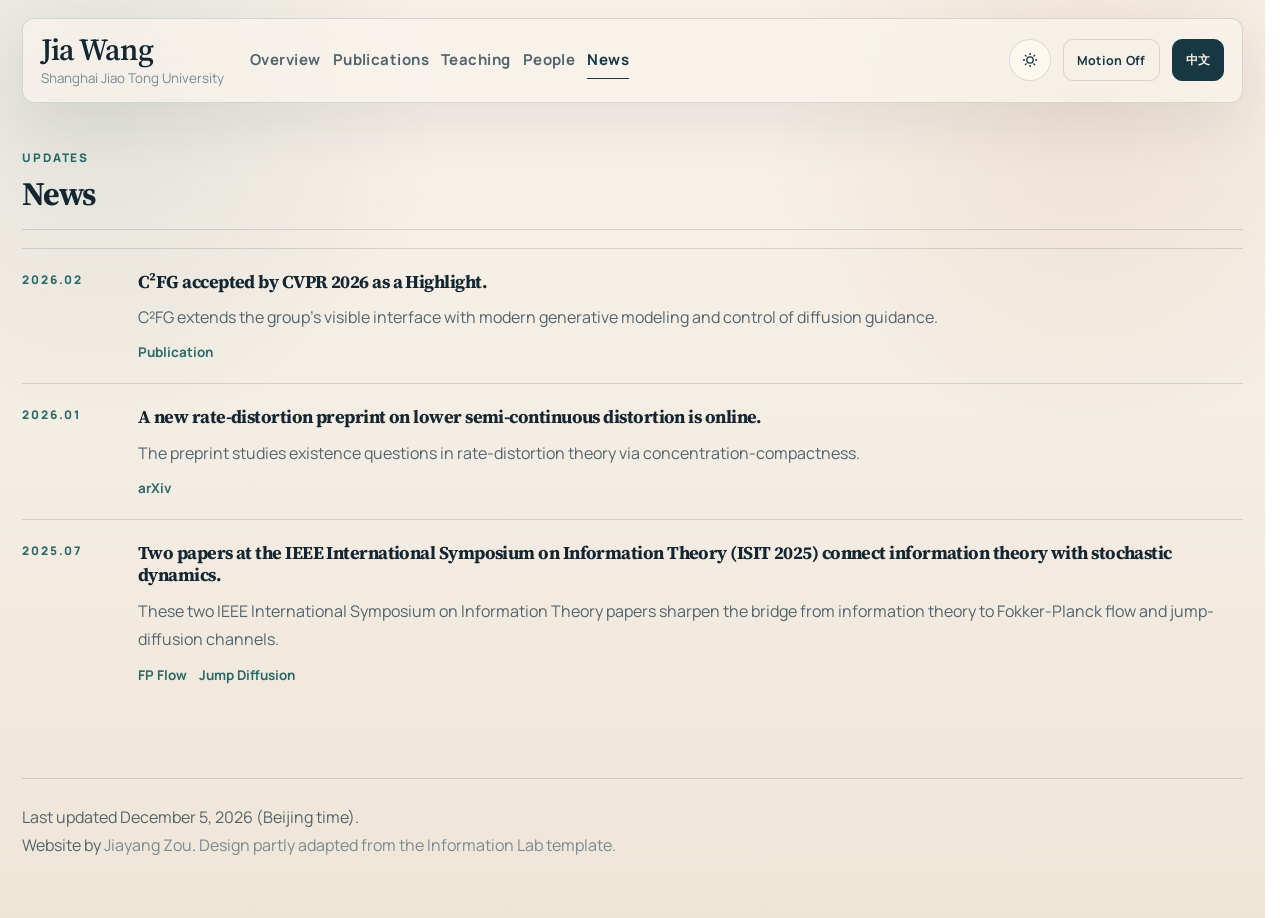
<file: news.html>
<!DOCTYPE html>
<html lang="en">
<head>
  <meta charset="UTF-8">
  <meta name="viewport" content="width=device-width, initial-scale=1.0">
  <meta name="description" content="News and updates from Jia Wang's research group.">
  <title>Jia Wang | News</title>
  <link rel="preconnect" href="https://fonts.googleapis.com">
  <link rel="preconnect" href="https://fonts.gstatic.com" crossorigin>
  <link href="https://fonts.googleapis.com/css2?family=Manrope:wght@400;500;600;700;800&family=Source+Serif+4:opsz,wght@8..60,500;600;700&display=swap" rel="stylesheet">
  <link rel="stylesheet" href="styles.css">
</head>
<body data-page="news">
  <div class="site-background" id="canvas-nest-root" aria-hidden="true"></div>
  <header class="site-header">
    <a class="brand" href="index.html">
      <span class="brand__name">Jia Wang</span>
      <span class="brand__meta" data-i18n="header.affiliation"></span>
    </a>

    <button class="menu-toggle" type="button" data-menu-toggle aria-expanded="false" aria-controls="site-nav-panel">
      <span data-i18n="header.menu"></span>
    </button>

    <div class="site-header__panel" id="site-nav-panel" data-site-nav>
      <nav class="site-nav" aria-label="Primary navigation">
        <a data-nav="home" href="index.html" data-i18n="nav.home"></a>
        <a data-nav="publications" href="publications.html" data-i18n="nav.publications"></a>
        <a data-nav="teaching" href="teaching.html" data-i18n="nav.teaching"></a>
        <a data-nav="people" href="people.html" data-i18n="nav.people"></a>
        <a data-nav="news" href="news.html" data-i18n="nav.news"></a>
      </nav>

      <div class="site-utilities">
        <button class="theme-toggle" type="button" data-theme-toggle></button>
        <button class="motion-toggle" type="button" data-motion-toggle></button>
        <button class="lang-toggle" type="button" data-lang-toggle></button>
      </div>
    </div>
  </header>

  <main class="site-main">
    <section class="page-hero reveal">
      <p class="eyebrow" data-i18n="news.kicker"></p>
      <h1 data-i18n="news.title"></h1>
    </section>

    <section class="section section--tight">
      <div id="news-timeline" class="news-list"></div>
    </section>
  </main>

  <footer class="site-footer">
    <p data-i18n="footer.note"></p>
    <p class="site-footer__credit">
      <span data-i18n="footer.madeByPrefix"></span><a href="https://qiudaopika.github.io/" target="_blank" rel="noreferrer" data-i18n="footer.makerName"></a><span data-i18n="footer.madeBySuffix"></span>
      <a href="https://infotheorylab.github.io" target="_blank" rel="noreferrer" data-i18n="footer.credit"></a>
    </p>
  </footer>

  <script src="content.js"></script>
  <script src="script.js"></script>
</body>
</html>
</file>
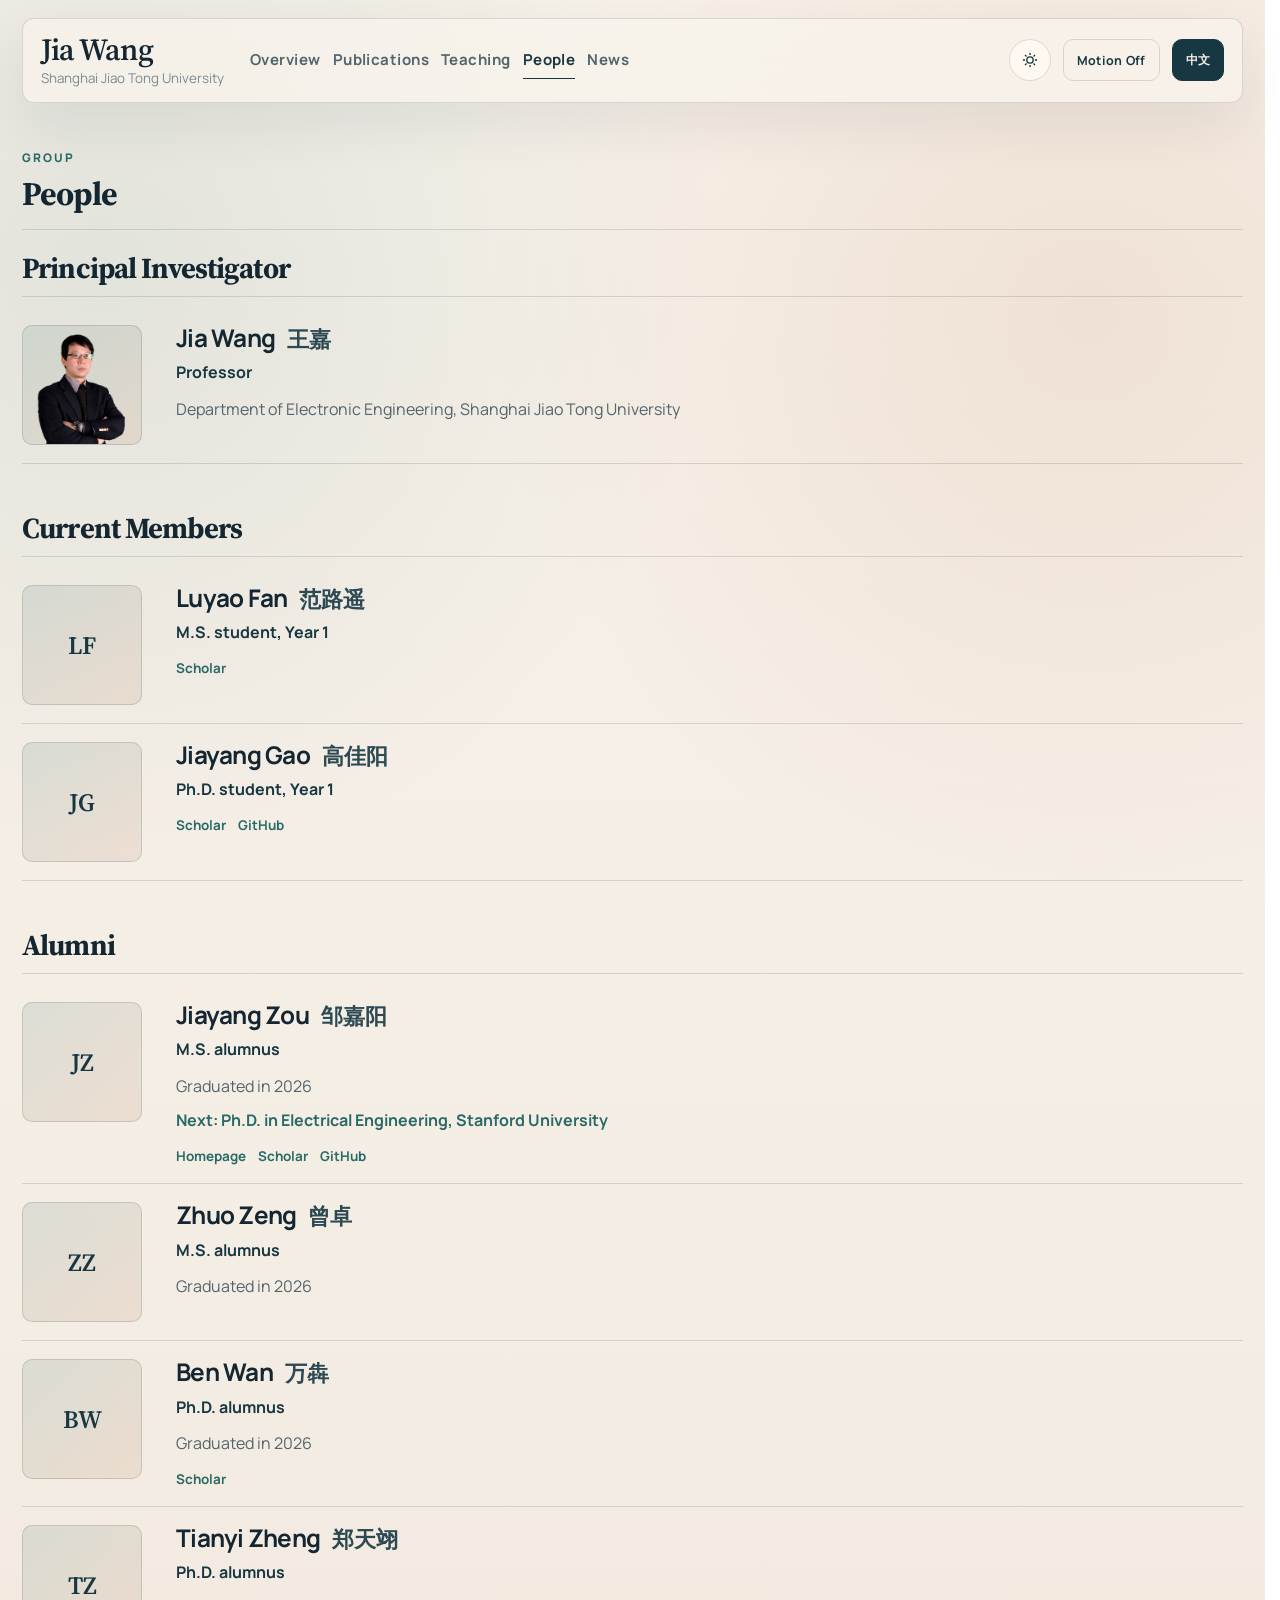
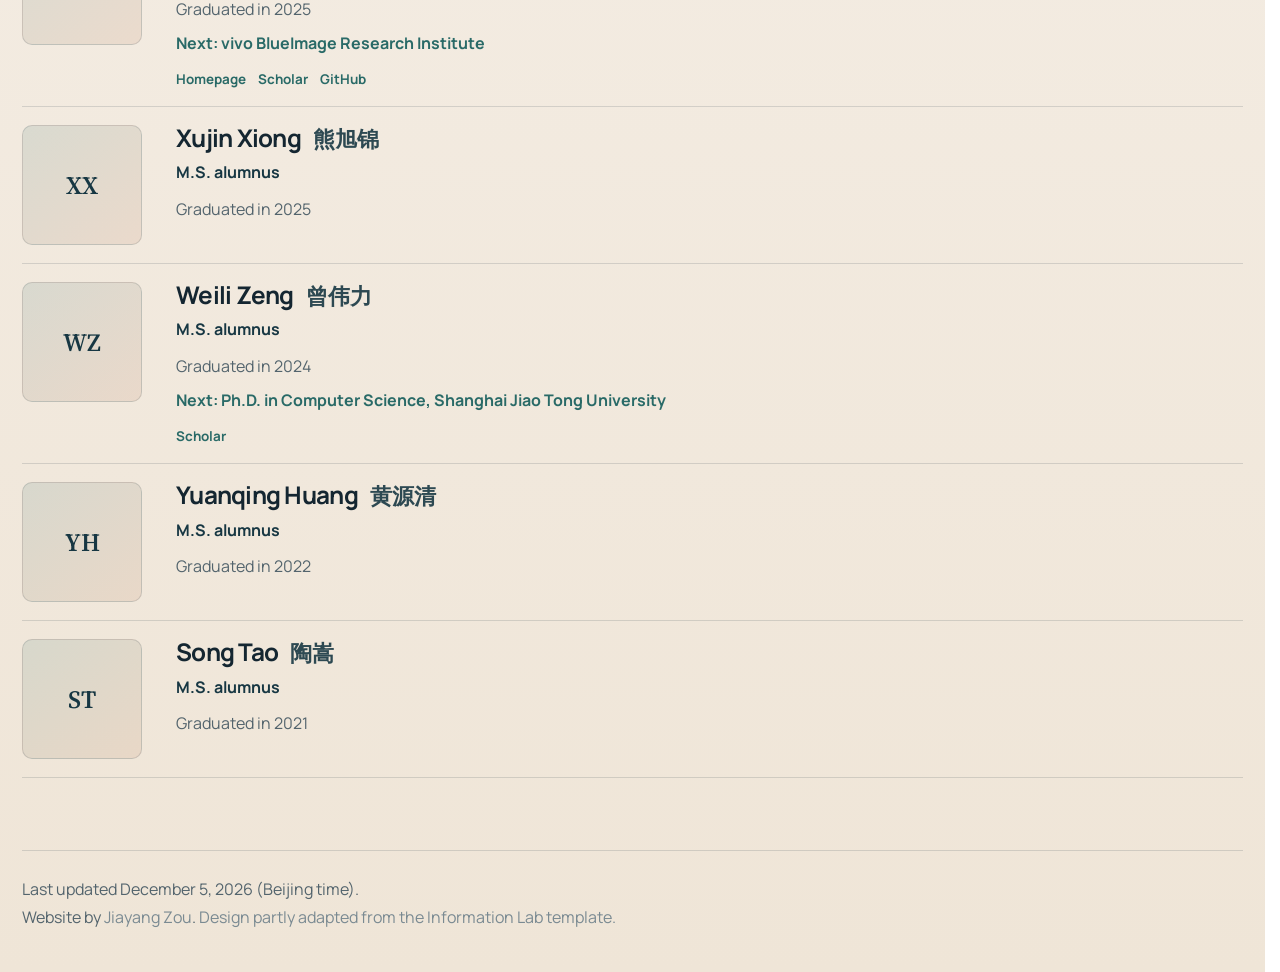
<file: people.html>
<!DOCTYPE html>
<html lang="en">
<head>
  <meta charset="UTF-8">
  <meta name="viewport" content="width=device-width, initial-scale=1.0">
  <meta name="description" content="People connected to Jia Wang's research group at Shanghai Jiao Tong University.">
  <title>Jia Wang | People</title>
  <link rel="preconnect" href="https://fonts.googleapis.com">
  <link rel="preconnect" href="https://fonts.gstatic.com" crossorigin>
  <link href="https://fonts.googleapis.com/css2?family=Manrope:wght@400;500;600;700;800&family=Source+Serif+4:opsz,wght@8..60,500;600;700&display=swap" rel="stylesheet">
  <link rel="stylesheet" href="styles.css">
</head>
<body data-page="people">
  <div class="site-background" id="canvas-nest-root" aria-hidden="true"></div>
  <header class="site-header">
    <a class="brand" href="index.html">
      <span class="brand__name">Jia Wang</span>
      <span class="brand__meta" data-i18n="header.affiliation"></span>
    </a>

    <button class="menu-toggle" type="button" data-menu-toggle aria-expanded="false" aria-controls="site-nav-panel">
      <span data-i18n="header.menu"></span>
    </button>

    <div class="site-header__panel" id="site-nav-panel" data-site-nav>
      <nav class="site-nav" aria-label="Primary navigation">
        <a data-nav="home" href="index.html" data-i18n="nav.home"></a>
        <a data-nav="publications" href="publications.html" data-i18n="nav.publications"></a>
        <a data-nav="teaching" href="teaching.html" data-i18n="nav.teaching"></a>
        <a data-nav="people" href="people.html" data-i18n="nav.people"></a>
        <a data-nav="news" href="news.html" data-i18n="nav.news"></a>
      </nav>

      <div class="site-utilities">
        <button class="theme-toggle" type="button" data-theme-toggle></button>
        <button class="motion-toggle" type="button" data-motion-toggle></button>
        <button class="lang-toggle" type="button" data-lang-toggle></button>
      </div>
    </div>
  </header>

  <main class="site-main">
    <section class="page-hero reveal">
      <p class="eyebrow" data-i18n="people.kicker"></p>
      <h1 data-i18n="people.title"></h1>
    </section>

    <section class="section section--tight">
      <div id="people-directory" class="directory"></div>
    </section>
  </main>

  <footer class="site-footer">
    <p data-i18n="footer.note"></p>
    <p class="site-footer__credit">
      <span data-i18n="footer.madeByPrefix"></span><a href="https://qiudaopika.github.io/" target="_blank" rel="noreferrer" data-i18n="footer.makerName"></a><span data-i18n="footer.madeBySuffix"></span>
      <a href="https://infotheorylab.github.io" target="_blank" rel="noreferrer" data-i18n="footer.credit"></a>
    </p>
  </footer>

  <script src="content.js"></script>
  <script src="script.js"></script>
</body>
</html>
</file>
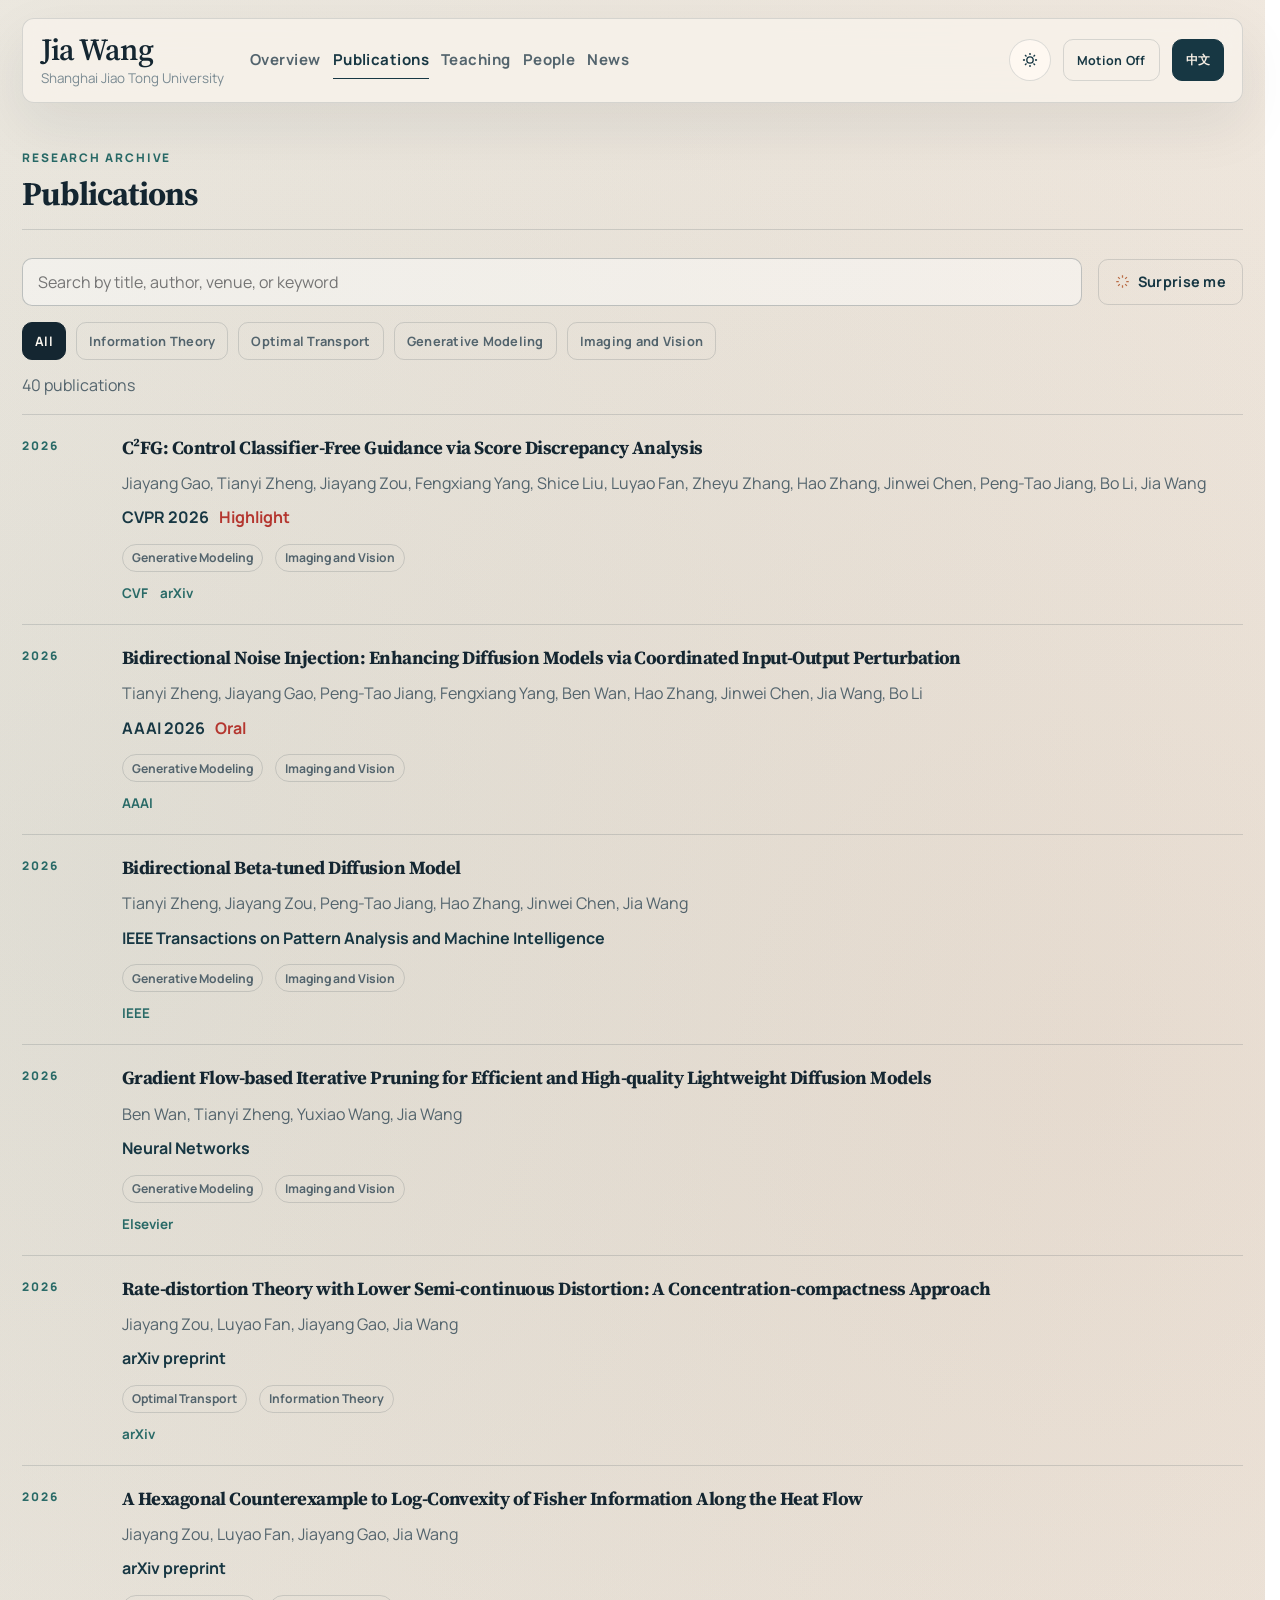
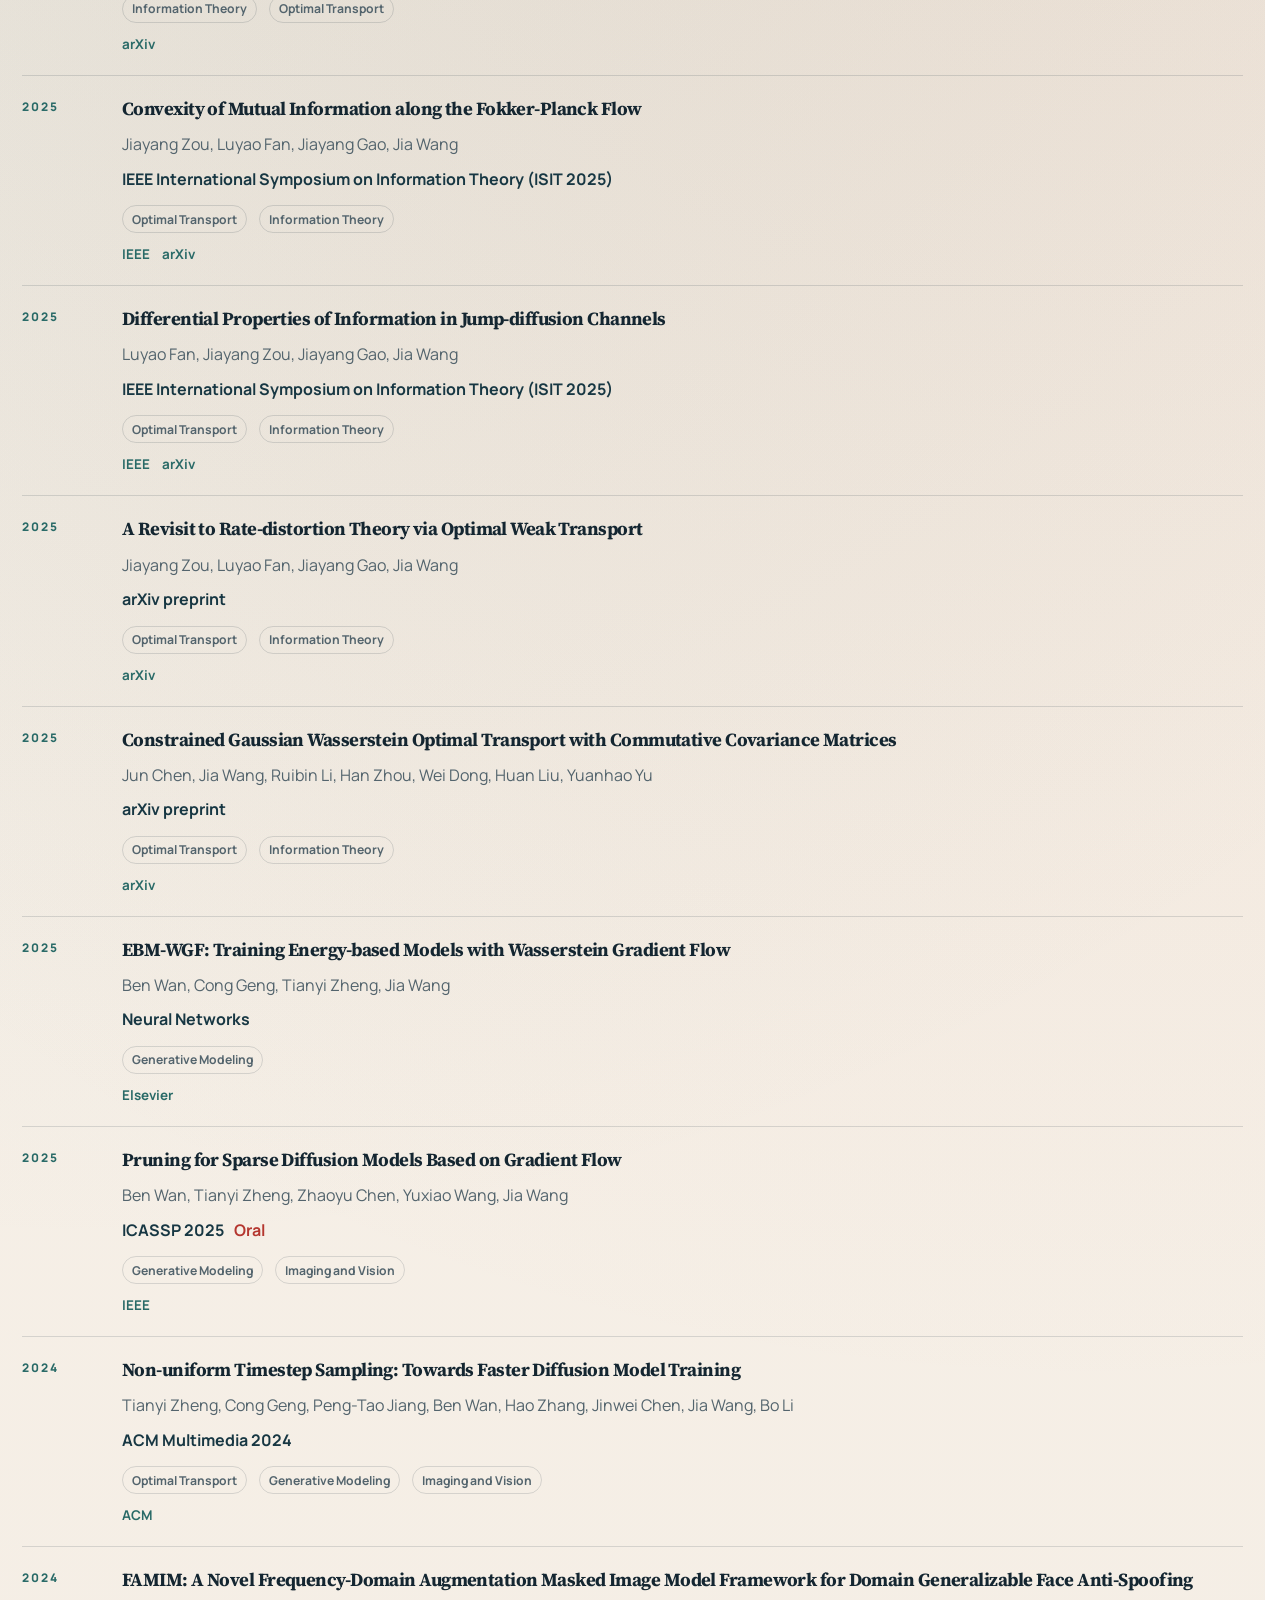
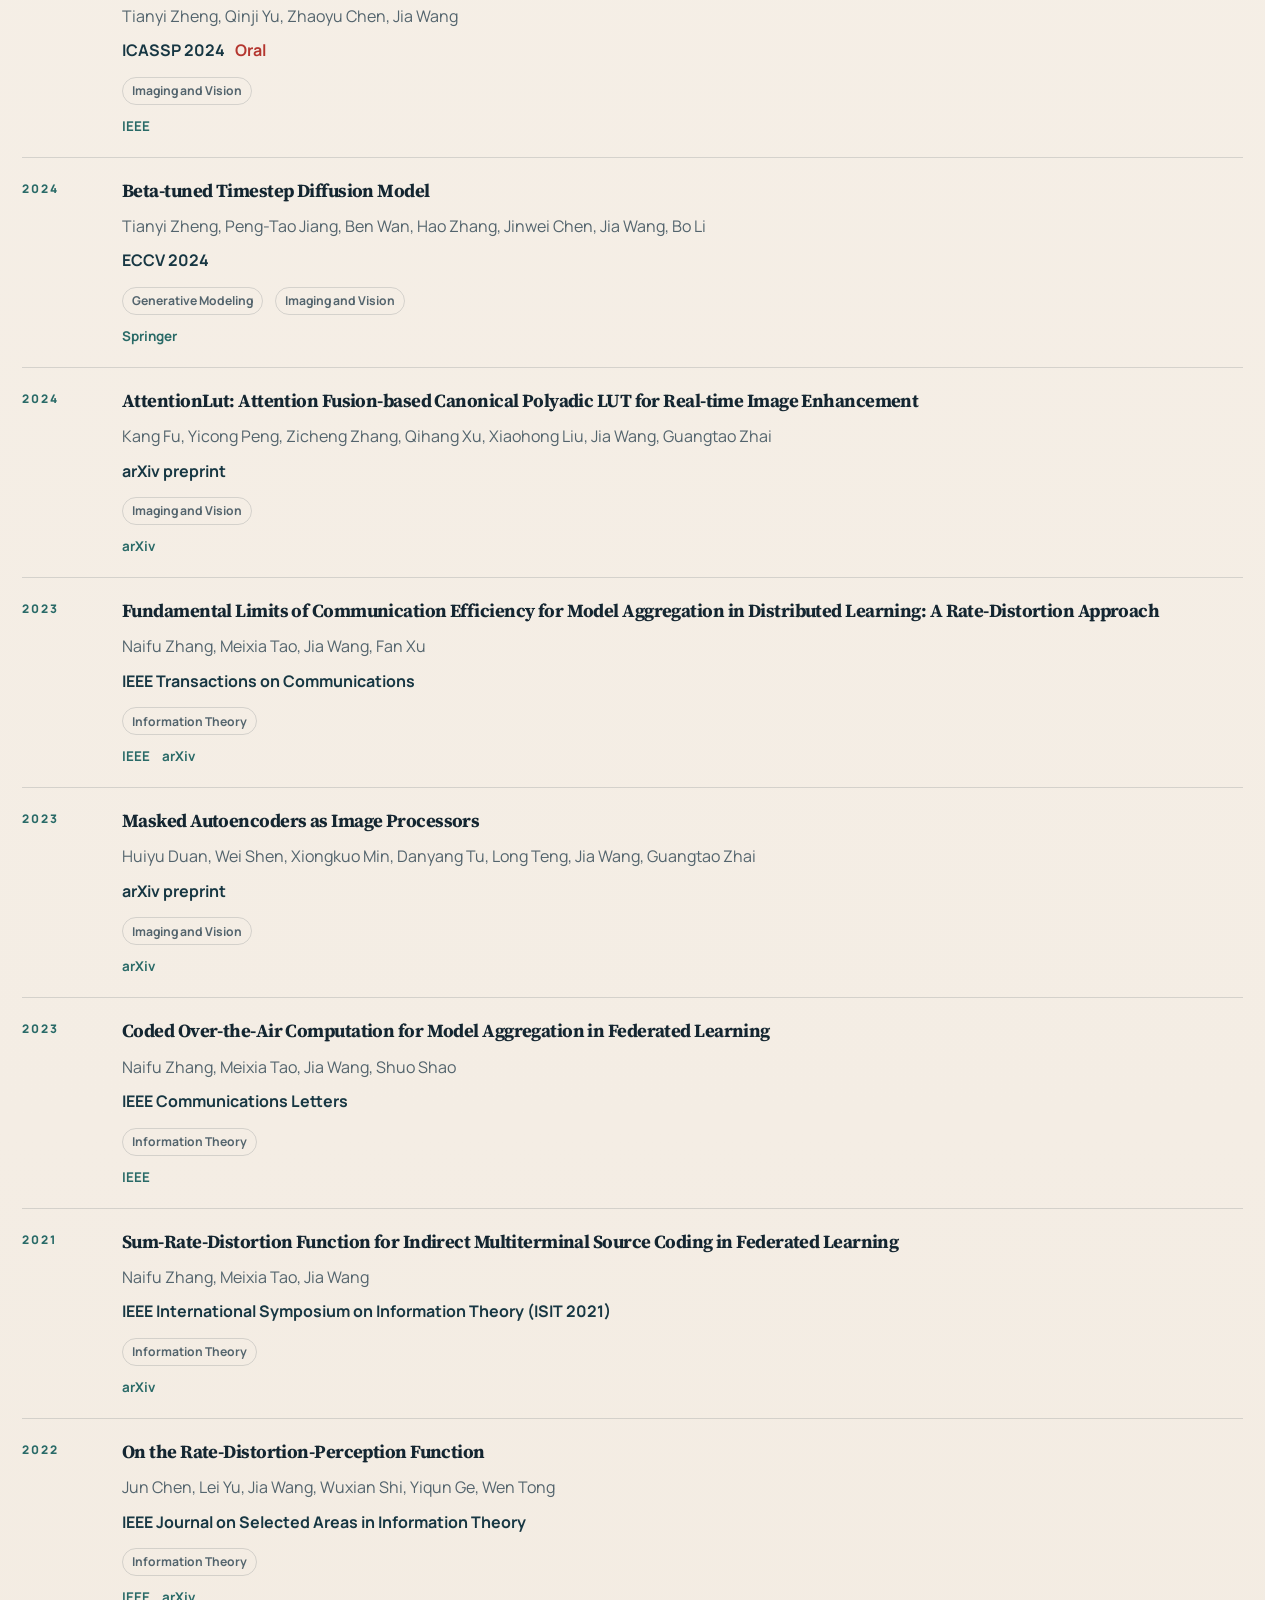
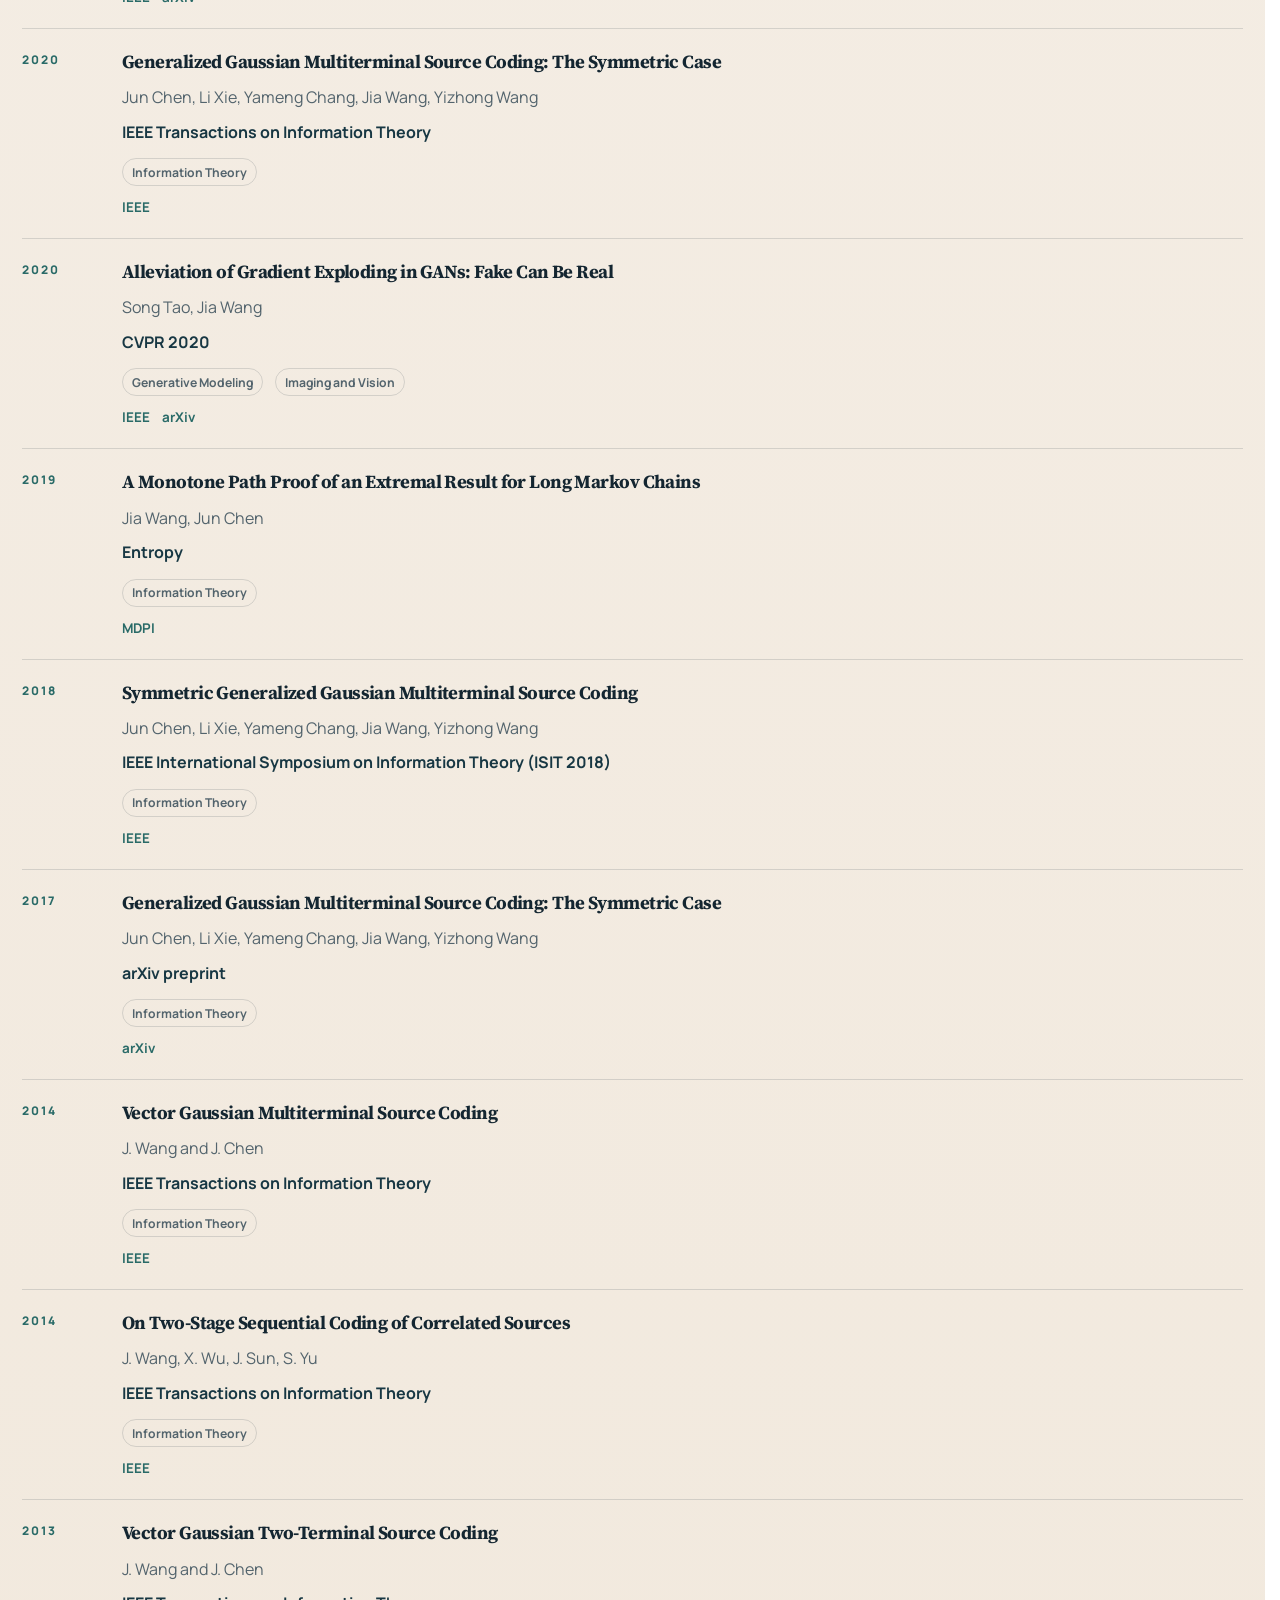
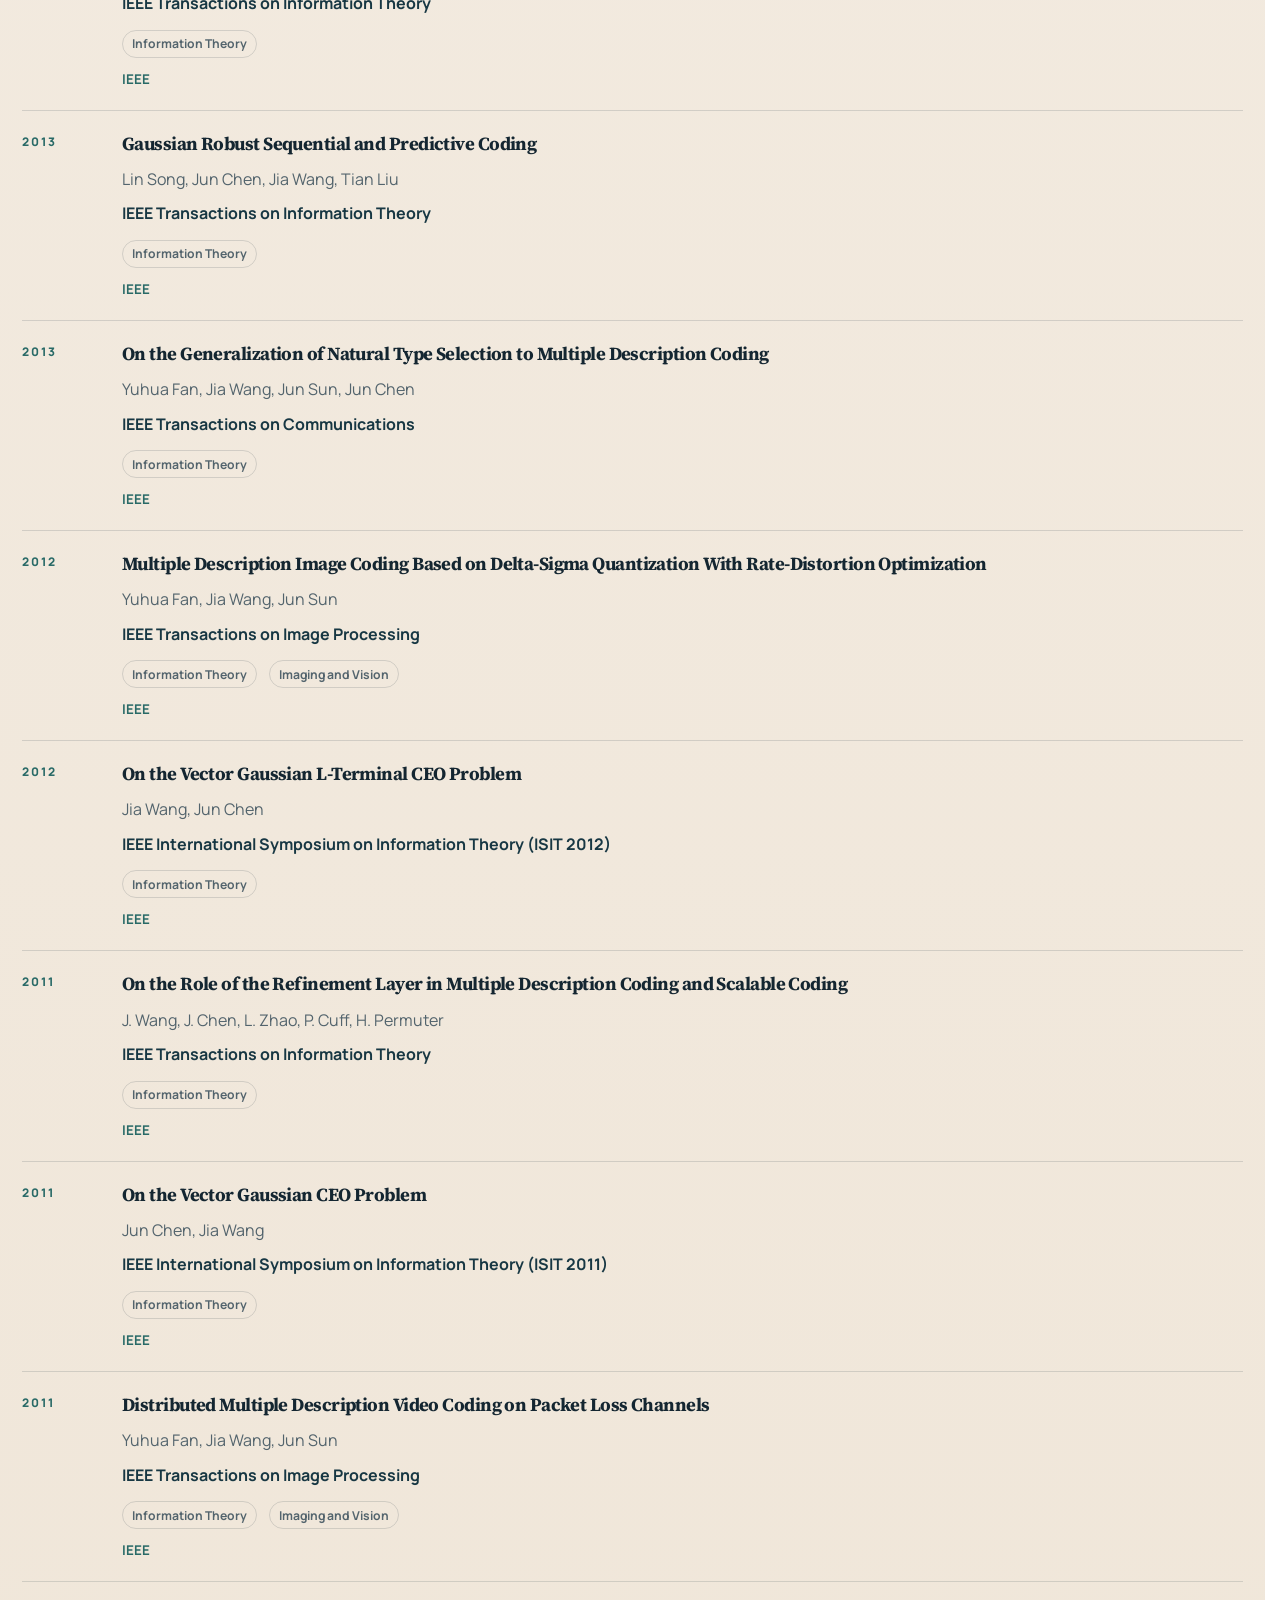
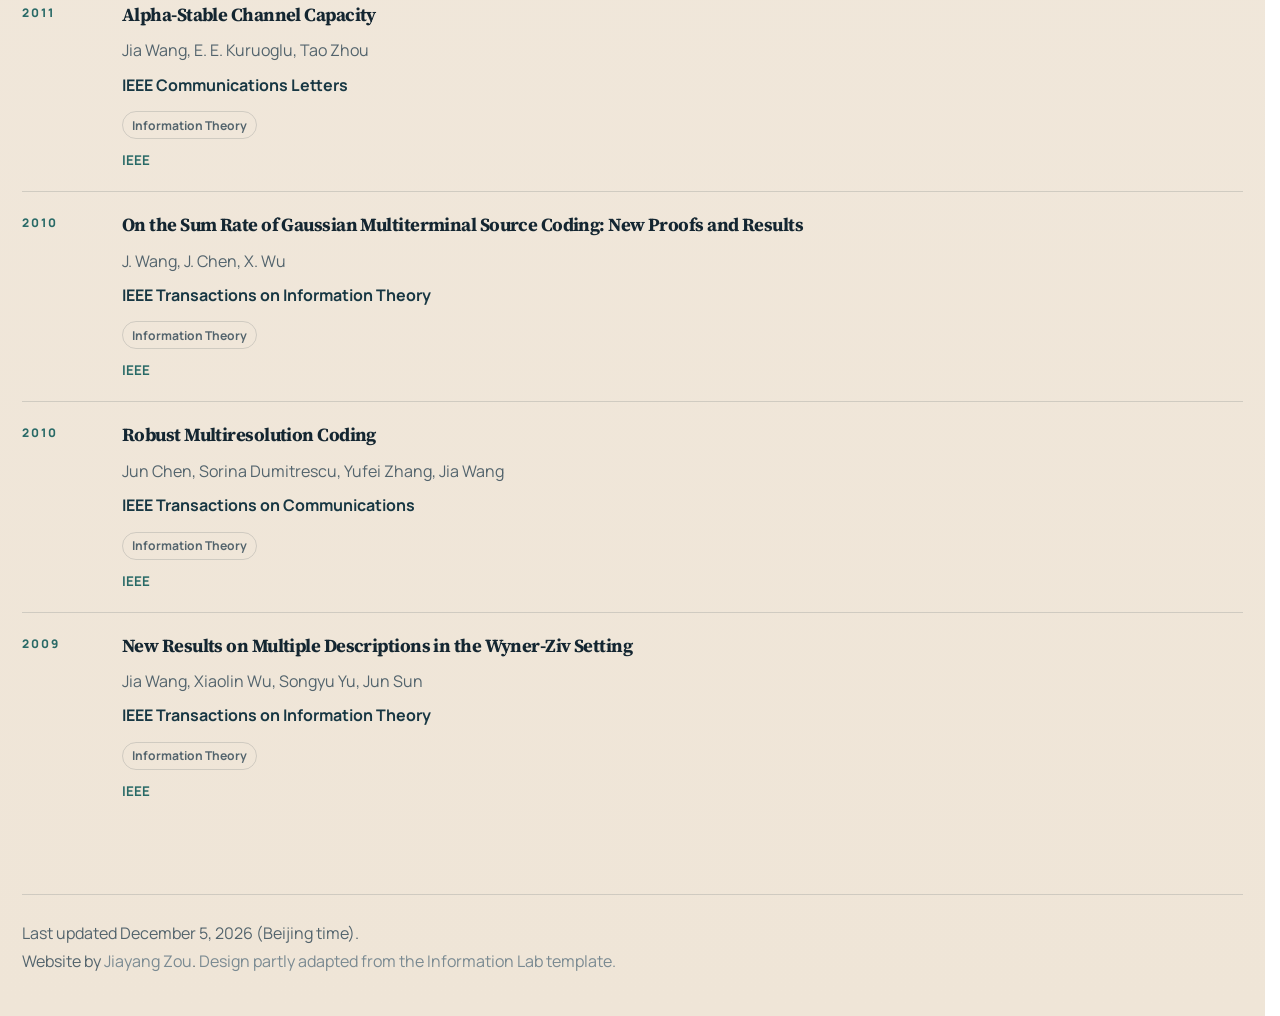
<file: publications.html>
<!DOCTYPE html>
<html lang="en">
<head>
  <meta charset="UTF-8">
  <meta name="viewport" content="width=device-width, initial-scale=1.0">
  <meta name="description" content="Selected publications by Jia Wang and collaborators.">
  <title>Jia Wang | Publications</title>
  <link rel="preconnect" href="https://fonts.googleapis.com">
  <link rel="preconnect" href="https://fonts.gstatic.com" crossorigin>
  <link href="https://fonts.googleapis.com/css2?family=Manrope:wght@400;500;600;700;800&family=Source+Serif+4:opsz,wght@8..60,500;600;700&display=swap" rel="stylesheet">
  <link rel="stylesheet" href="styles.css">
</head>
<body data-page="publications">
  <div class="site-background" id="canvas-nest-root" aria-hidden="true"></div>
  <header class="site-header">
    <a class="brand" href="index.html">
      <span class="brand__name">Jia Wang</span>
      <span class="brand__meta" data-i18n="header.affiliation"></span>
    </a>

    <button class="menu-toggle" type="button" data-menu-toggle aria-expanded="false" aria-controls="site-nav-panel">
      <span data-i18n="header.menu"></span>
    </button>

    <div class="site-header__panel" id="site-nav-panel" data-site-nav>
      <nav class="site-nav" aria-label="Primary navigation">
        <a data-nav="home" href="index.html" data-i18n="nav.home"></a>
        <a data-nav="publications" href="publications.html" data-i18n="nav.publications"></a>
        <a data-nav="teaching" href="teaching.html" data-i18n="nav.teaching"></a>
        <a data-nav="people" href="people.html" data-i18n="nav.people"></a>
        <a data-nav="news" href="news.html" data-i18n="nav.news"></a>
      </nav>

      <div class="site-utilities">
        <button class="theme-toggle" type="button" data-theme-toggle></button>
        <button class="motion-toggle" type="button" data-motion-toggle></button>
        <button class="lang-toggle" type="button" data-lang-toggle></button>
      </div>
    </div>
  </header>

  <main class="site-main">
    <section class="page-hero reveal">
      <p class="eyebrow" data-i18n="publications.kicker"></p>
      <h1 data-i18n="publications.title"></h1>
    </section>

    <section class="publication-tools reveal">
      <div class="search-field">
        <label class="sr-only" for="publication-search">Search publications</label>
        <input id="publication-search" type="search" data-i18n-placeholder="publications.searchPlaceholder">
      </div>
      <button class="button button--spark" id="publication-surprise" type="button">
        <span class="button__spark" aria-hidden="true">
          <svg width="15" height="15" viewBox="0 0 24 24" fill="none" stroke="currentColor" stroke-width="2">
            <path d="M12 2v4M12 18v4M4.93 4.93l2.83 2.83M16.24 16.24l2.83 2.83M2 12h4M18 12h4M4.93 19.07l2.83-2.83M16.24 7.76l2.83-2.83"/>
          </svg>
        </span>
        <span data-i18n="publications.surprise"></span>
      </button>
    </section>

    <section class="publication-filter-panel reveal">
      <div id="publication-filters" class="filter-row"></div>
      <p id="publication-count" class="result-count"></p>
    </section>

    <section class="section section--tight">
      <div id="publication-results" class="publication-results"></div>
    </section>
  </main>

  <footer class="site-footer">
    <p data-i18n="footer.note"></p>
    <p class="site-footer__credit">
      <span data-i18n="footer.madeByPrefix"></span><a href="https://qiudaopika.github.io/" target="_blank" rel="noreferrer" data-i18n="footer.makerName"></a><span data-i18n="footer.madeBySuffix"></span>
      <a href="https://infotheorylab.github.io" target="_blank" rel="noreferrer" data-i18n="footer.credit"></a>
    </p>
  </footer>

  <script src="content.js"></script>
  <script src="script.js"></script>
</body>
</html>
</file>
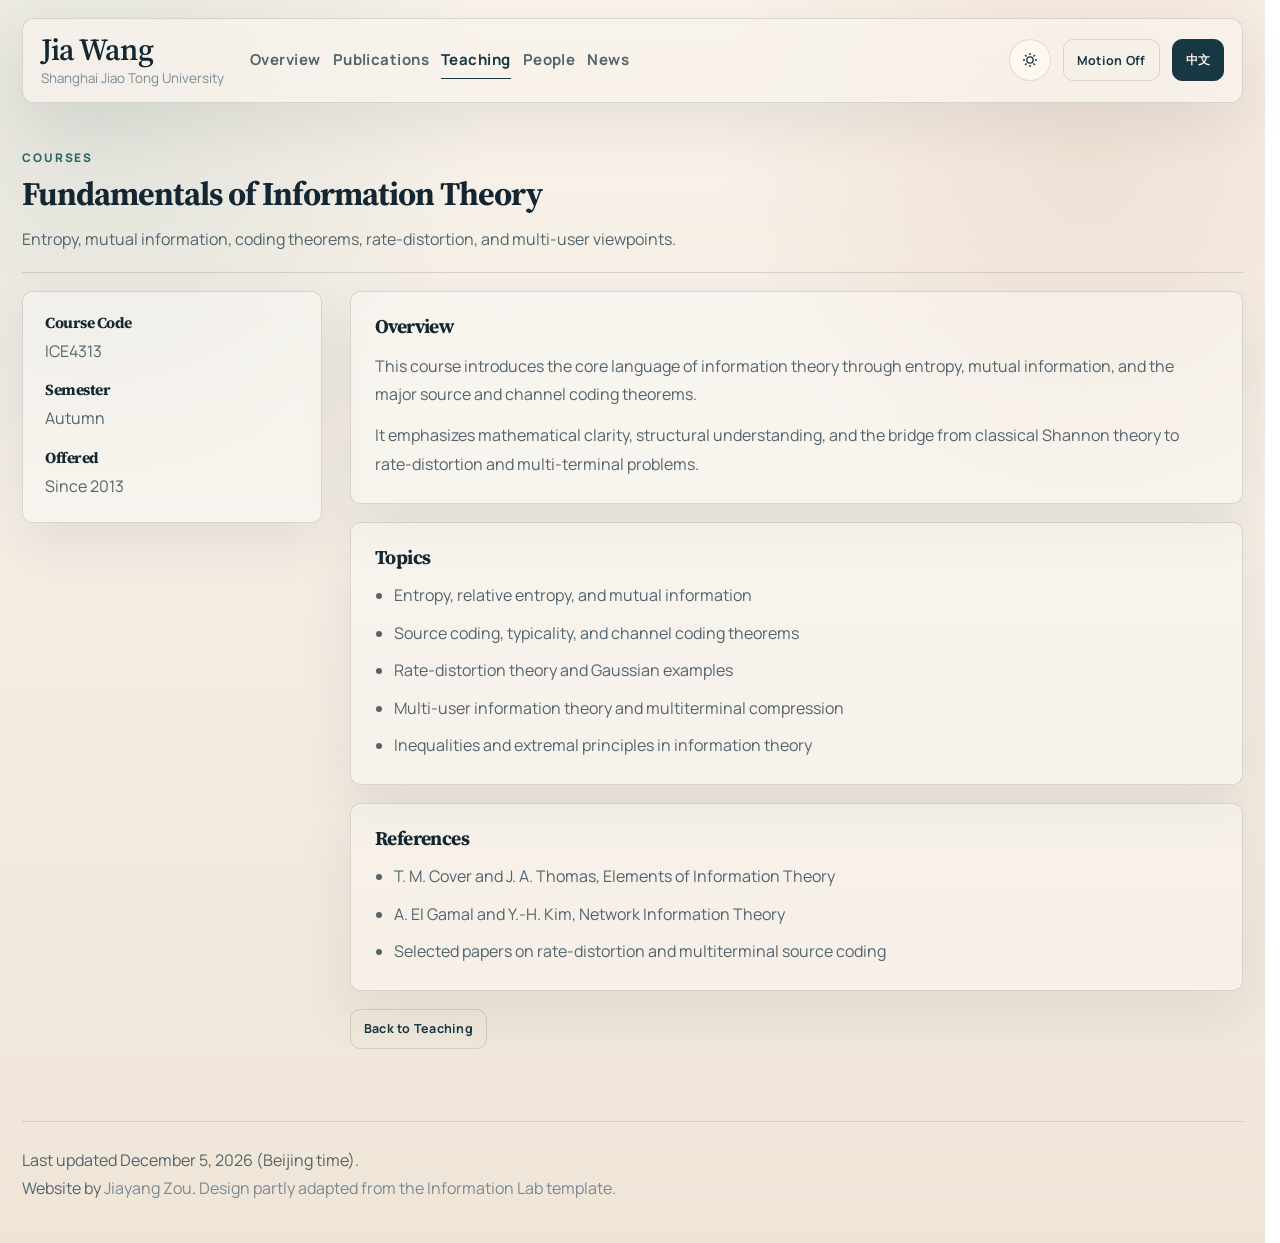
<file: teaching-information-theory.html>
<!DOCTYPE html>
<html lang="en">
<head>
  <meta charset="UTF-8">
  <meta name="viewport" content="width=device-width, initial-scale=1.0">
  <meta name="description" content="Fundamentals of Information Theory course page for Jia Wang.">
  <title>Jia Wang | Fundamentals of Information Theory</title>
  <link rel="preconnect" href="https://fonts.googleapis.com">
  <link rel="preconnect" href="https://fonts.gstatic.com" crossorigin>
  <link href="https://fonts.googleapis.com/css2?family=Manrope:wght@400;500;600;700;800&family=Source+Serif+4:opsz,wght@8..60,500;600;700&display=swap" rel="stylesheet">
  <link rel="stylesheet" href="styles.css">
</head>
<body data-page="teaching" data-page-title="courseInformationTheory" data-course-slug="information-theory">
  <div class="site-background" id="canvas-nest-root" aria-hidden="true"></div>
  <header class="site-header">
    <a class="brand" href="index.html">
      <span class="brand__name">Jia Wang</span>
      <span class="brand__meta" data-i18n="header.affiliation"></span>
    </a>

    <button class="menu-toggle" type="button" data-menu-toggle aria-expanded="false" aria-controls="site-nav-panel">
      <span data-i18n="header.menu"></span>
    </button>

    <div class="site-header__panel" id="site-nav-panel" data-site-nav>
      <nav class="site-nav" aria-label="Primary navigation">
        <a data-nav="home" href="index.html" data-i18n="nav.home"></a>
        <a data-nav="publications" href="publications.html" data-i18n="nav.publications"></a>
        <a data-nav="teaching" href="teaching.html" data-i18n="nav.teaching"></a>
        <a data-nav="people" href="people.html" data-i18n="nav.people"></a>
        <a data-nav="news" href="news.html" data-i18n="nav.news"></a>
      </nav>

      <div class="site-utilities">
        <button class="theme-toggle" type="button" data-theme-toggle></button>
        <button class="motion-toggle" type="button" data-motion-toggle></button>
        <button class="lang-toggle" type="button" data-lang-toggle></button>
      </div>
    </div>
  </header>

  <main class="site-main">
    <section class="page-hero reveal">
      <p class="eyebrow" id="course-kicker"></p>
      <h1 id="course-title"></h1>
      <p class="page-hero__lede" id="course-summary"></p>
    </section>

    <section class="section section--tight">
      <div class="course-page">
        <aside class="course-meta reveal" id="course-meta"></aside>
        <div class="course-page__content">
          <section class="course-section reveal">
            <h2 data-i18n="teaching.overview"></h2>
            <div class="course-body" id="course-overview"></div>
          </section>
          <section class="course-section reveal">
            <h2 data-i18n="teaching.topics"></h2>
            <ul class="course-list" id="course-topics"></ul>
          </section>
          <section class="course-section reveal">
            <h2 data-i18n="teaching.reading"></h2>
            <ul class="course-list" id="course-reading"></ul>
          </section>
          <a class="utility-link course-back reveal" id="course-back-link" href="teaching.html"></a>
        </div>
      </div>
    </section>
  </main>

  <footer class="site-footer">
    <p data-i18n="footer.note"></p>
    <p class="site-footer__credit">
      <span data-i18n="footer.madeByPrefix"></span><a href="https://qiudaopika.github.io/" target="_blank" rel="noreferrer" data-i18n="footer.makerName"></a><span data-i18n="footer.madeBySuffix"></span>
      <a href="https://infotheorylab.github.io" target="_blank" rel="noreferrer" data-i18n="footer.credit"></a>
    </p>
  </footer>

  <script src="content.js"></script>
  <script src="script.js"></script>
</body>
</html>
</file>
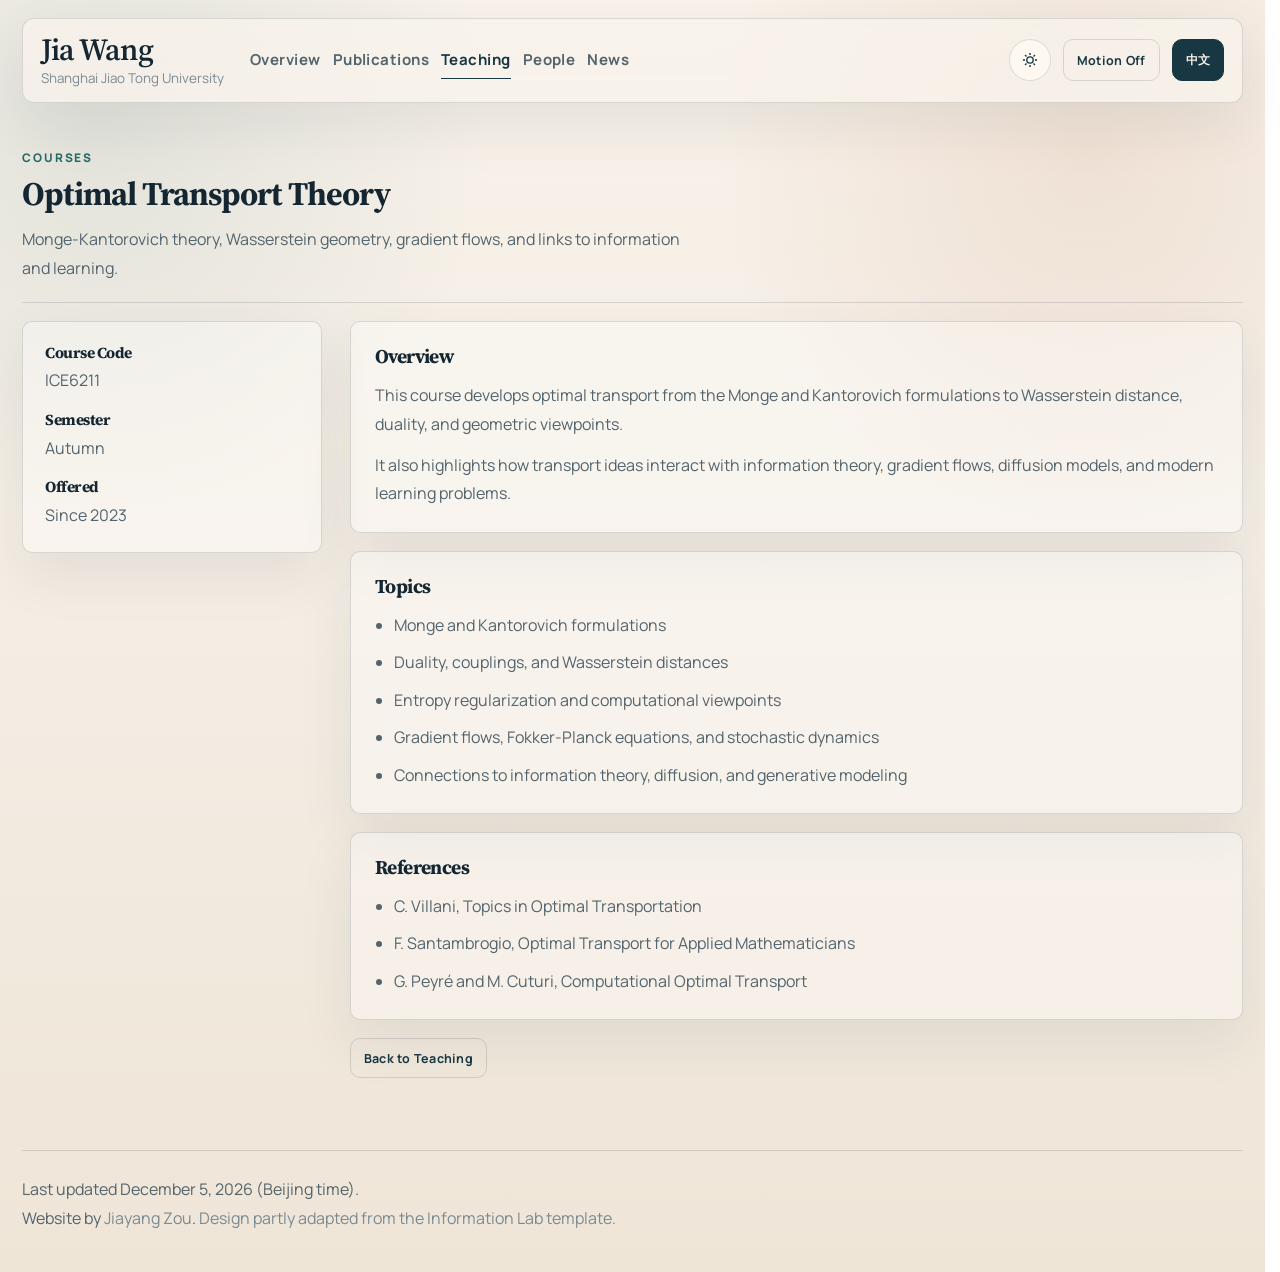
<file: teaching-optimal-transport.html>
<!DOCTYPE html>
<html lang="en">
<head>
  <meta charset="UTF-8">
  <meta name="viewport" content="width=device-width, initial-scale=1.0">
  <meta name="description" content="Optimal Transport Theory course page for Jia Wang.">
  <title>Jia Wang | Optimal Transport Theory</title>
  <link rel="preconnect" href="https://fonts.googleapis.com">
  <link rel="preconnect" href="https://fonts.gstatic.com" crossorigin>
  <link href="https://fonts.googleapis.com/css2?family=Manrope:wght@400;500;600;700;800&family=Source+Serif+4:opsz,wght@8..60,500;600;700&display=swap" rel="stylesheet">
  <link rel="stylesheet" href="styles.css">
</head>
<body data-page="teaching" data-page-title="courseOptimalTransport" data-course-slug="optimal-transport">
  <div class="site-background" id="canvas-nest-root" aria-hidden="true"></div>
  <header class="site-header">
    <a class="brand" href="index.html">
      <span class="brand__name">Jia Wang</span>
      <span class="brand__meta" data-i18n="header.affiliation"></span>
    </a>

    <button class="menu-toggle" type="button" data-menu-toggle aria-expanded="false" aria-controls="site-nav-panel">
      <span data-i18n="header.menu"></span>
    </button>

    <div class="site-header__panel" id="site-nav-panel" data-site-nav>
      <nav class="site-nav" aria-label="Primary navigation">
        <a data-nav="home" href="index.html" data-i18n="nav.home"></a>
        <a data-nav="publications" href="publications.html" data-i18n="nav.publications"></a>
        <a data-nav="teaching" href="teaching.html" data-i18n="nav.teaching"></a>
        <a data-nav="people" href="people.html" data-i18n="nav.people"></a>
        <a data-nav="news" href="news.html" data-i18n="nav.news"></a>
      </nav>

      <div class="site-utilities">
        <button class="theme-toggle" type="button" data-theme-toggle></button>
        <button class="motion-toggle" type="button" data-motion-toggle></button>
        <button class="lang-toggle" type="button" data-lang-toggle></button>
      </div>
    </div>
  </header>

  <main class="site-main">
    <section class="page-hero reveal">
      <p class="eyebrow" id="course-kicker"></p>
      <h1 id="course-title"></h1>
      <p class="page-hero__lede" id="course-summary"></p>
    </section>

    <section class="section section--tight">
      <div class="course-page">
        <aside class="course-meta reveal" id="course-meta"></aside>
        <div class="course-page__content">
          <section class="course-section reveal">
            <h2 data-i18n="teaching.overview"></h2>
            <div class="course-body" id="course-overview"></div>
          </section>
          <section class="course-section reveal">
            <h2 data-i18n="teaching.topics"></h2>
            <ul class="course-list" id="course-topics"></ul>
          </section>
          <section class="course-section reveal">
            <h2 data-i18n="teaching.reading"></h2>
            <ul class="course-list" id="course-reading"></ul>
          </section>
          <a class="utility-link course-back reveal" id="course-back-link" href="teaching.html"></a>
        </div>
      </div>
    </section>
  </main>

  <footer class="site-footer">
    <p data-i18n="footer.note"></p>
    <p class="site-footer__credit">
      <span data-i18n="footer.madeByPrefix"></span><a href="https://qiudaopika.github.io/" target="_blank" rel="noreferrer" data-i18n="footer.makerName"></a><span data-i18n="footer.madeBySuffix"></span>
      <a href="https://infotheorylab.github.io" target="_blank" rel="noreferrer" data-i18n="footer.credit"></a>
    </p>
  </footer>

  <script src="content.js"></script>
  <script src="script.js"></script>
</body>
</html>
</file>
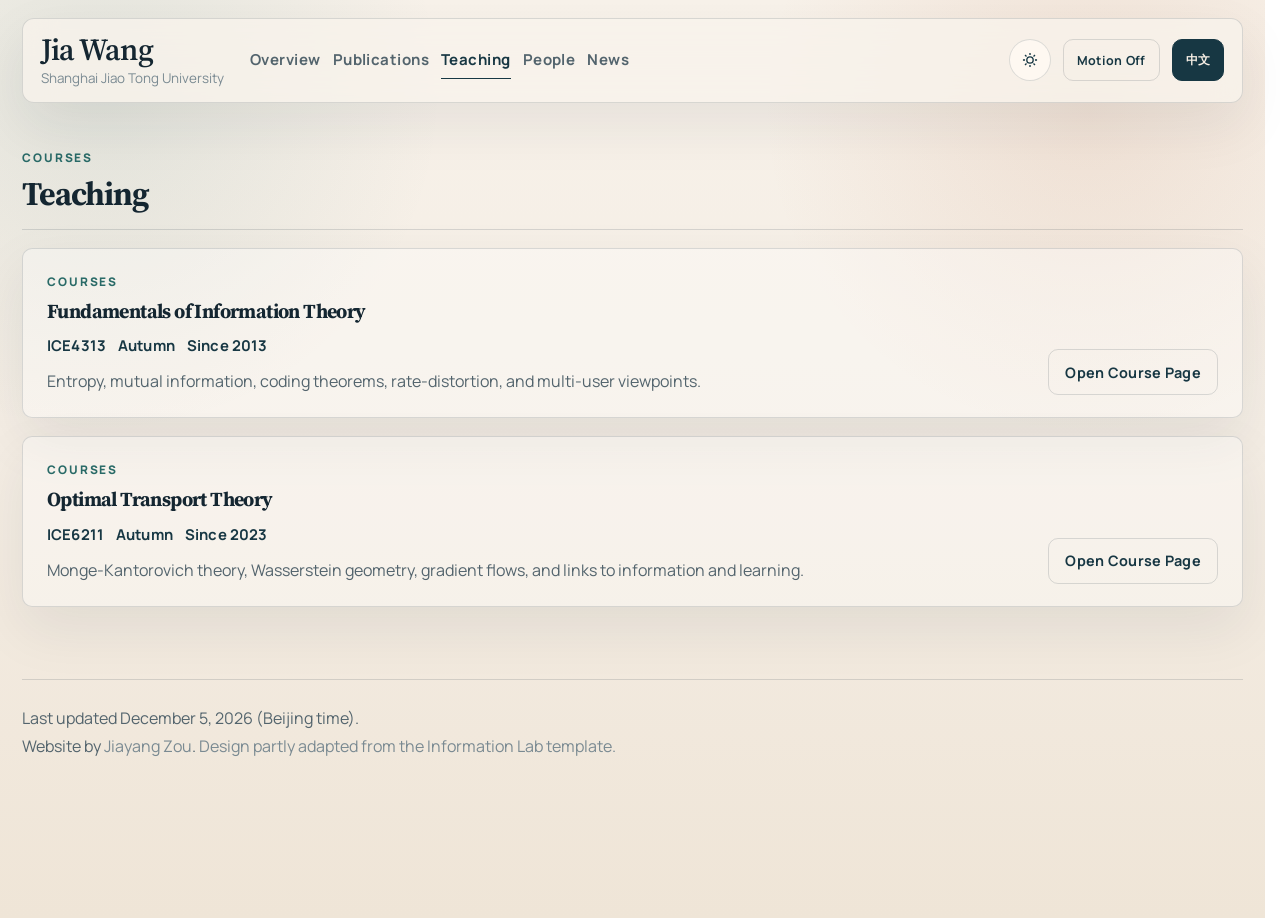
<file: teaching.html>
<!DOCTYPE html>
<html lang="en">
<head>
  <meta charset="UTF-8">
  <meta name="viewport" content="width=device-width, initial-scale=1.0">
  <meta name="description" content="Teaching pages for Jia Wang at Shanghai Jiao Tong University.">
  <title>Jia Wang | Teaching</title>
  <link rel="preconnect" href="https://fonts.googleapis.com">
  <link rel="preconnect" href="https://fonts.gstatic.com" crossorigin>
  <link href="https://fonts.googleapis.com/css2?family=Manrope:wght@400;500;600;700;800&family=Source+Serif+4:opsz,wght@8..60,500;600;700&display=swap" rel="stylesheet">
  <link rel="stylesheet" href="styles.css">
</head>
<body data-page="teaching">
  <div class="site-background" id="canvas-nest-root" aria-hidden="true"></div>
  <header class="site-header">
    <a class="brand" href="index.html">
      <span class="brand__name">Jia Wang</span>
      <span class="brand__meta" data-i18n="header.affiliation"></span>
    </a>

    <button class="menu-toggle" type="button" data-menu-toggle aria-expanded="false" aria-controls="site-nav-panel">
      <span data-i18n="header.menu"></span>
    </button>

    <div class="site-header__panel" id="site-nav-panel" data-site-nav>
      <nav class="site-nav" aria-label="Primary navigation">
        <a data-nav="home" href="index.html" data-i18n="nav.home"></a>
        <a data-nav="publications" href="publications.html" data-i18n="nav.publications"></a>
        <a data-nav="teaching" href="teaching.html" data-i18n="nav.teaching"></a>
        <a data-nav="people" href="people.html" data-i18n="nav.people"></a>
        <a data-nav="news" href="news.html" data-i18n="nav.news"></a>
      </nav>

      <div class="site-utilities">
        <button class="theme-toggle" type="button" data-theme-toggle></button>
        <button class="motion-toggle" type="button" data-motion-toggle></button>
        <button class="lang-toggle" type="button" data-lang-toggle></button>
      </div>
    </div>
  </header>

  <main class="site-main">
    <section class="page-hero reveal">
      <p class="eyebrow" data-i18n="teaching.kicker"></p>
      <h1 data-i18n="teaching.title"></h1>
    </section>

    <section class="section section--tight">
      <div id="teaching-course-list" class="teaching-grid"></div>
    </section>
  </main>

  <footer class="site-footer">
    <p data-i18n="footer.note"></p>
    <p class="site-footer__credit">
      <span data-i18n="footer.madeByPrefix"></span><a href="https://qiudaopika.github.io/" target="_blank" rel="noreferrer" data-i18n="footer.makerName"></a><span data-i18n="footer.madeBySuffix"></span>
      <a href="https://infotheorylab.github.io" target="_blank" rel="noreferrer" data-i18n="footer.credit"></a>
    </p>
  </footer>

  <script src="content.js"></script>
  <script src="script.js"></script>
</body>
</html>
</file>
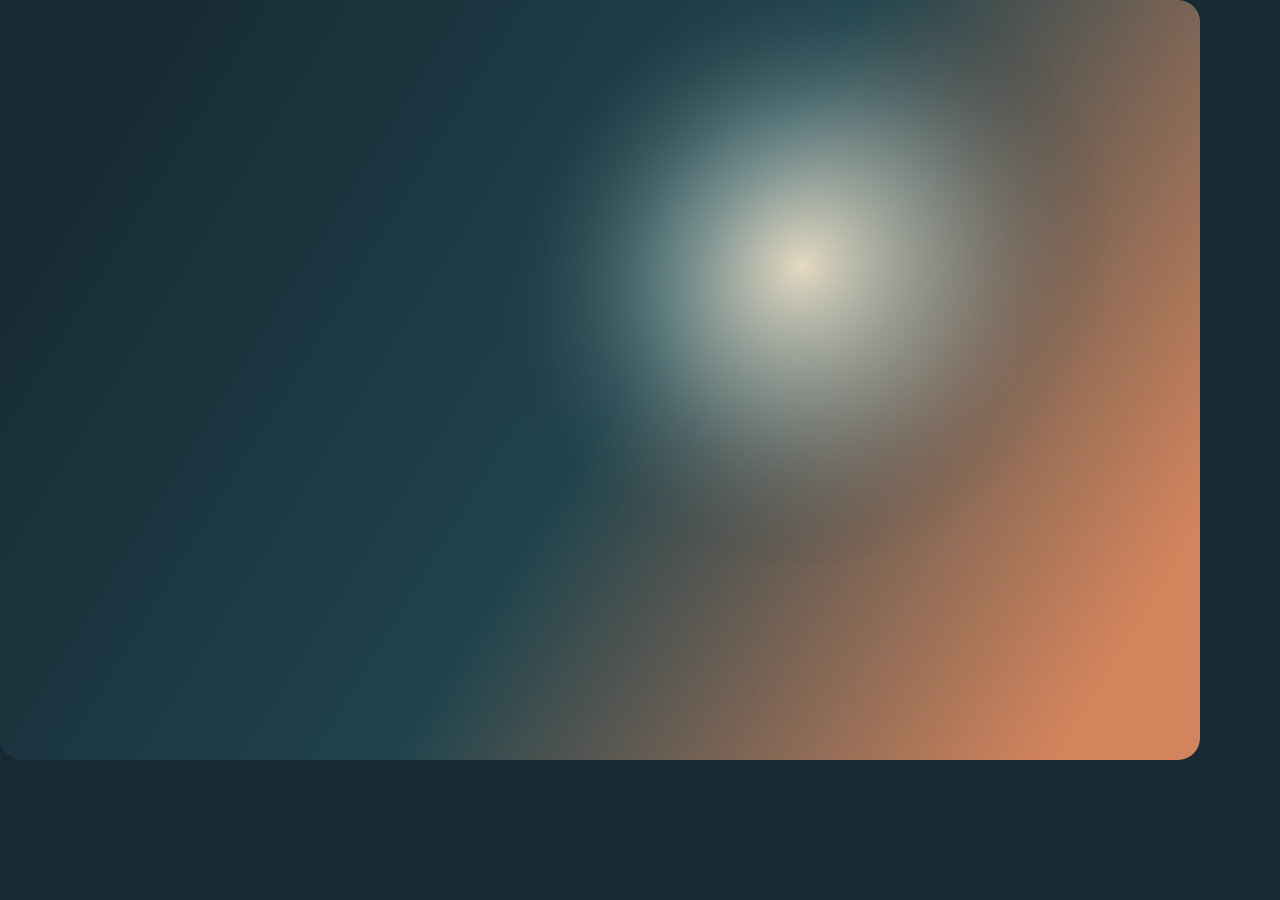
<file: fig/render_research_diffusion_background.html>
<!doctype html>
<html lang="en">
<head>
  <meta charset="utf-8">
  <title>research-diffusion background render</title>
  <style>
    @page {
      size: 1200px 760px;
      margin: 0;
    }

    html, body {
      margin: 0;
      width: 1200px;
      height: 760px;
      overflow: hidden;
      background: #172A34 url("research-diffusion-background.svg") no-repeat left top / 1200px 760px;
    }
  </style>
</head>
<body></body>
</html>
</file>
<file: styles.css>
:root {
  --bg: #f4ede4;
  --bg-strong: #fbf7f0;
  --surface: rgba(255, 250, 244, 0.82);
  --ink: #142631;
  --ink-soft: #53646d;
  --ink-faint: #7a8a92;
  --line: rgba(20, 38, 49, 0.14);
  --line-strong: rgba(20, 38, 49, 0.24);
  --accent: #296a67;
  --accent-deep: #173743;
  --accent-warm: #b96c45;
  --accent-red: #b4362f;
  --dark-panel: #15242e;
  --dark-panel-alt: #1d313d;
  --dark-ink: #f3eee5;
  --shadow: 0 22px 56px rgba(20, 38, 49, 0.08);
}

html[data-theme="dark"] {
  --bg: #0e161c;
  --bg-strong: #131e25;
  --surface: rgba(18, 29, 37, 0.9);
  --ink: #eef2ef;
  --ink-soft: #c0cacf;
  --ink-faint: #91a1a8;
  --line: rgba(255, 255, 255, 0.14);
  --line-strong: rgba(255, 255, 255, 0.24);
  --accent: #8bcdc3;
  --accent-deep: #f3efe6;
  --accent-warm: #e1a27c;
  --accent-red: #ff7564;
  --dark-panel: #0b1217;
  --dark-panel-alt: #13202a;
  --dark-ink: #f6f0e8;
  --shadow: 0 24px 64px rgba(0, 0, 0, 0.3);
}

*,
*::before,
*::after {
  box-sizing: border-box;
}

html {
  scroll-behavior: smooth;
  scrollbar-gutter: stable;
  -webkit-text-size-adjust: 100%;
}

body {
  margin: 0;
  min-height: 100vh;
  color: var(--ink);
  font-family: "Manrope", "Segoe UI", "PingFang SC", "Microsoft YaHei", sans-serif;
  position: relative;
  background:
    radial-gradient(circle at 8% 10%, rgba(41, 106, 103, 0.1), transparent 24%),
    radial-gradient(circle at 86% 12%, rgba(185, 108, 69, 0.12), transparent 24%),
    linear-gradient(180deg, #f8f2ea 0%, var(--bg) 48%, #efe5d7 100%);
}

html[data-theme="dark"] body {
  background:
    radial-gradient(circle at 8% 10%, rgba(139, 205, 195, 0.08), transparent 24%),
    radial-gradient(circle at 86% 12%, rgba(225, 162, 124, 0.08), transparent 24%),
    linear-gradient(180deg, #0b1217 0%, var(--bg) 52%, #0c1419 100%);
}

.site-background {
  position: fixed;
  inset: 0;
  z-index: 0;
  pointer-events: none;
  overflow: hidden;
  display: none;
  opacity: 0;
  transition: opacity 220ms ease;
}

html[data-motion="on"] .site-background {
  display: block;
  opacity: 0.92;
}

html[data-motion="on"][data-theme="dark"] .site-background {
  opacity: 0.96;
}

.site-background canvas {
  position: absolute;
  inset: 0;
  display: block;
  width: 100%;
  height: 100%;
}

a {
  color: inherit;
  text-decoration: none;
  transition: color 180ms ease, border-color 180ms ease, background-color 180ms ease, transform 180ms ease;
}

button,
input,
textarea,
select {
  font: inherit;
}

img {
  display: block;
  max-width: 100%;
}

.site-header,
.site-main,
.site-footer {
  width: min(1260px, calc(100% - 44px));
  margin: 0 auto;
  position: relative;
  z-index: 1;
}

.site-header {
  position: sticky;
  top: 18px;
  z-index: 20;
  margin-top: 18px;
  display: grid;
  grid-template-columns: auto 1fr;
  gap: 26px;
  align-items: center;
  padding: 15px 18px;
  border: 1px solid var(--line);
  border-radius: 12px;
  background: rgba(248, 243, 236, 0.8);
  backdrop-filter: blur(16px);
  -webkit-backdrop-filter: blur(16px);
  box-shadow: var(--shadow);
}

html[data-theme="dark"] .site-header {
  background: rgba(12, 19, 24, 0.82);
}

.brand {
  display: grid;
  gap: 4px;
}

.brand__name {
  font-family: "Source Serif 4", Georgia, serif;
  font-size: 1.92rem;
  line-height: 1;
  font-weight: 600;
  letter-spacing: -0.03em;
}

.brand__meta {
  color: var(--ink-faint);
  font-size: 0.84rem;
}

.site-header__panel {
  display: flex;
  align-items: center;
  justify-content: space-between;
  gap: 24px;
  min-width: 0;
}

.site-nav,
.site-utilities,
.hero-actions,
.hero-contact,
.home-publication__links,
.publication-entry__links,
.publication-entry__categories,
.directory-item__links,
.news-item__links,
.filter-row {
  display: flex;
  flex-wrap: wrap;
  gap: 12px;
}

.site-nav a {
  padding: 8px 0;
  color: var(--ink-soft);
  border-bottom: 1px solid transparent;
  font-size: 0.94rem;
  font-weight: 700;
  letter-spacing: 0.03em;
}

.site-nav a:hover,
.site-nav a.is-active {
  color: var(--accent-deep);
  border-bottom-color: currentColor;
}

.utility-link,
.lang-toggle,
.theme-toggle,
.motion-toggle,
.menu-toggle,
.button,
.filter-chip {
  display: inline-flex;
  align-items: center;
  justify-content: center;
  border: 1px solid var(--line);
  border-radius: 10px;
  background: transparent;
  color: var(--accent-deep);
  cursor: pointer;
  font-weight: 700;
  letter-spacing: 0.02em;
}

.utility-link,
.lang-toggle,
.theme-toggle,
.motion-toggle,
.menu-toggle {
  min-height: 40px;
  padding: 0 13px;
  font-size: 0.78rem;
}

.lang-toggle {
  background: var(--accent-deep);
  border-color: var(--accent-deep);
  color: #f7efe5;
}

.theme-toggle {
  width: 42px;
  min-width: 42px;
  min-height: 42px;
  padding: 0;
  border-radius: 999px;
  background: rgba(255, 250, 244, 0.78);
}

.motion-toggle {
  min-width: 94px;
}

.theme-toggle__icon {
  width: 18px;
  height: 18px;
  transition: transform 180ms ease;
}

.theme-toggle:hover .theme-toggle__icon {
  transform: rotate(10deg) scale(1.05);
}

.menu-toggle {
  display: none;
}

.site-main {
  padding: 46px 0 72px;
}

.site-main--home {
  padding-top: 38px;
}

.eyebrow,
.research-feature__index,
.home-publication__year,
.publication-entry__year,
.news-item__date {
  margin: 0;
  color: var(--accent);
  font-size: 0.74rem;
  font-weight: 800;
  letter-spacing: 0.16em;
  text-transform: uppercase;
}

.hero-editorial {
  display: grid;
  grid-template-columns: minmax(220px, 272px) minmax(0, 1fr);
  gap: clamp(34px, 5vw, 72px);
  align-items: start;
}

.hero-portrait {
  margin: 0;
  width: min(100%, 272px);
  justify-self: start;
}

.hero-portrait__frame {
  padding: 12px;
  border: 1px solid var(--line);
  border-radius: 14px;
  background:
    radial-gradient(circle at top left, rgba(185, 108, 69, 0.18), transparent 28%),
    linear-gradient(180deg, #e0e8e5, #f8f1e8);
  box-shadow: var(--shadow);
}

html[data-theme="dark"] .hero-portrait__frame {
  background:
    radial-gradient(circle at top left, rgba(225, 162, 124, 0.16), transparent 28%),
    linear-gradient(180deg, #142029, #0f161c);
}

.hero-portrait__frame img {
  width: 100%;
  aspect-ratio: 4 / 5;
  object-fit: cover;
  border-radius: 8px;
}

.hero-portrait__caption {
  margin-top: 18px;
  padding-top: 16px;
  border-top: 1px solid var(--line);
  display: grid;
  gap: 8px;
}

.hero-portrait__name {
  display: flex;
  flex-wrap: wrap;
  gap: 10px;
  align-items: baseline;
  font-family: "Source Serif 4", Georgia, serif;
  font-size: 1.52rem;
  line-height: 1.1;
  font-weight: 600;
}

.hero-portrait__title {
  margin: 0;
  color: var(--ink-soft);
  line-height: 1.7;
}

.hero-contact a,
.contact-link {
  color: var(--accent-deep);
  font-weight: 700;
}

.hero-editorial__copy {
  max-width: 46rem;
  display: grid;
  align-content: start;
  padding-top: 4px;
  min-width: 0;
}

.hero-editorial__copy h1,
.page-hero h1,
.section-heading h2,
.research-feature h3,
.publication-entry h2,
.news-item h2,
.directory-group h2,
.directory-item__name,
.home-publication h3,
.recruitment-band h2 {
  margin: 0;
  font-family: "Source Serif 4", Georgia, serif;
  letter-spacing: -0.03em;
}

.hero-editorial__copy h1 {
  margin-top: 14px;
  max-width: 22ch;
  font-size: clamp(1.58rem, 2.08vw, 1.96rem);
  line-height: 1.08;
  text-wrap: initial;
}

.hero-title span {
  display: block;
}

.hero-lede {
  margin: 18px 0 0;
  max-width: 38rem;
  color: var(--ink);
  font-size: 1.02rem;
  line-height: 1.88;
  text-wrap: pretty;
}

.editorial-copy {
  margin-top: 18px;
  display: grid;
  gap: 12px;
  max-width: 38rem;
  padding-top: 15px;
  border-top: 1px solid var(--line);
}

.editorial-copy--compact {
  max-width: 34rem;
}

.editorial-copy p,
.research-feature p,
.home-publication__venue,
.publication-entry__authors,
.publication-entry__venue,
.news-item p,
.directory-item__role,
.directory-item__note,
.directory-item__outcome,
.site-footer p {
  margin: 0;
  color: var(--ink-soft);
  line-height: 1.78;
  text-wrap: pretty;
  overflow-wrap: anywhere;
}

.hero-actions {
  margin-top: 26px;
}

.equation-ribbon {
  width: min(100%, 39rem);
  margin-top: 28px;
}

.decoder-panel {
  display: grid;
  grid-template-columns: fit-content(17.5rem) minmax(0, 1fr);
  justify-content: start;
  gap: clamp(1.6rem, 3vw, 3.1rem);
  align-items: center;
  width: 100%;
  padding: 22px 23px;
  border: 1px solid rgba(255, 255, 255, 0.08);
  border-radius: 10px;
  background:
    radial-gradient(circle at top right, rgba(225, 162, 124, 0.16), transparent 30%),
    linear-gradient(140deg, #11202a, #162734 58%, #1a3040);
  box-shadow: 0 30px 64px rgba(8, 15, 20, 0.24);
}

.decoder-panel__meta {
  display: grid;
  gap: 10px;
  min-width: 0;
}

.decoder-panel__name {
  color: #f0c89a;
  font-size: 0.74rem;
  font-weight: 800;
  letter-spacing: 0.14em;
  text-transform: uppercase;
}

.decoder-panel__formula {
  color: rgba(243, 238, 229, 0.84);
  font-family: "Source Serif 4", Georgia, serif;
  font-size: 1.08rem;
  line-height: 1.64;
}

.decoder-panel__formula .katex {
  color: inherit;
  font-size: 1.02em;
}

.decoder-panel__output {
  color: #f4efe5;
  font-size: clamp(1.12rem, 1.62vw, 1.52rem);
  font-weight: 800;
  letter-spacing: 0.08em;
  width: auto;
  min-width: 0;
  justify-self: end;
  text-align: right;
  white-space: nowrap;
}

.math-op {
  font-style: italic;
}

.math-hat {
  position: relative;
  display: inline-block;
  padding-top: 0.16em;
}

.math-hat::before {
  content: "^";
  position: absolute;
  left: 50%;
  top: -0.52em;
  transform: translateX(-50%) scaleX(1.1);
  font-size: 0.8em;
  line-height: 1;
}

.button {
  min-height: 46px;
  padding: 0 16px;
  font-size: 0.9rem;
}

.button--primary {
  background: var(--ink);
  border-color: var(--ink);
  color: var(--bg-strong);
}

html[data-theme="dark"] .button--primary {
  background: #f3eee5;
  border-color: #f3eee5;
  color: #12202a;
}

.button--light {
  background: #f6ede0;
  border-color: #f6ede0;
  color: #12202a;
}

.button--spark {
  gap: 8px;
}

.button__spark {
  display: inline-flex;
  align-items: center;
  justify-content: center;
  color: var(--accent-warm);
}

html[data-motion="on"] .button__spark {
  animation: spark-pulse 2.1s ease-in-out infinite;
}

.page-hero__lede {
  margin: 4px 0 0;
  max-width: 42rem;
  color: var(--ink-soft);
  line-height: 1.84;
  overflow-wrap: anywhere;
}

.section {
  padding-top: 68px;
}

.section--tight {
  padding-top: 18px;
}

.section-heading {
  display: grid;
  gap: 10px;
  margin-bottom: 26px;
}

.section-heading--minimal h2 {
  font-size: clamp(1.52rem, 2.32vw, 1.94rem);
}

.research-showcase {
  display: grid;
  gap: 54px;
}

.research-feature {
  display: grid;
  grid-template-columns: minmax(0, 1.15fr) minmax(280px, 0.85fr);
  gap: 32px;
  align-items: center;
  padding-top: 26px;
  border-top: 1px solid var(--line);
}

.research-feature--reverse {
  grid-template-columns: minmax(280px, 0.85fr) minmax(0, 1.15fr);
}

.research-feature--reverse .research-feature__visual {
  order: 2;
}

.research-feature__visual img {
  width: 100%;
  border: 1px solid var(--line);
  border-radius: 12px;
  box-shadow: var(--shadow);
}

.research-feature__text {
  max-width: 28rem;
  min-width: 0;
}

.research-feature h3 {
  margin-top: 8px;
  font-size: clamp(1.26rem, 1.72vw, 1.58rem);
  line-height: 1.12;
}

.research-feature p {
  margin-top: 12px;
}

.home-publication-list,
.publication-results,
.directory,
.news-list {
  display: grid;
}

.home-publication {
  display: grid;
  grid-template-columns: 74px minmax(0, 1fr) auto;
  gap: 18px;
  align-items: start;
  padding: 18px 0;
  border-top: 1px solid var(--line);
}

.home-publication:first-child {
  border-top: 1px solid var(--line);
}

.home-publication__titleline,
.publication-entry__titleline,
.news-item__titleline {
  display: flex;
  flex-wrap: wrap;
  gap: 10px;
  align-items: center;
}

.home-publication h3 {
  font-size: 1.06rem;
  line-height: 1.22;
  overflow-wrap: anywhere;
}

.home-publication__venue {
  margin-top: 6px;
}

.home-publication__venue span {
  color: var(--accent-red);
  font-weight: 700;
}

.home-publication__links {
  justify-self: end;
}

.section--dark {
  margin-top: 10px;
}

.recruitment-band {
  display: grid;
  grid-template-columns: minmax(0, 1fr) auto;
  gap: 34px;
  padding: 36px;
  border-radius: 14px;
  background:
    radial-gradient(circle at top right, rgba(225, 162, 124, 0.16), transparent 26%),
    linear-gradient(150deg, var(--dark-panel), var(--dark-panel-alt));
  box-shadow: 0 28px 64px rgba(0, 0, 0, 0.18);
}

.recruitment-band .eyebrow {
  color: #f0c89a;
}

.recruitment-band h2,
.recruitment-band .editorial-copy p,
.recruitment-band .contact-link {
  color: var(--dark-ink);
}

.recruitment-band .editorial-copy p {
  color: rgba(243, 238, 229, 0.86);
}

.recruitment-band__contact {
  display: grid;
  align-content: start;
  gap: 14px;
  min-width: 240px;
}

.recruitment-band__contact .contact-link {
  font-size: 1rem;
  font-weight: 700;
}

.page-hero {
  display: grid;
  gap: 10px;
  padding-bottom: 18px;
  border-bottom: 1px solid var(--line);
}

.page-hero h1 {
  font-size: clamp(1.68rem, 2.58vw, 2.12rem);
  line-height: 1.06;
}

.publication-tools {
  display: grid;
  grid-template-columns: minmax(0, 1fr) auto;
  gap: 16px;
  align-items: center;
  padding-top: 28px;
}

.search-field input {
  width: 100%;
  min-height: 48px;
  padding: 0 15px;
  border: 1px solid var(--line-strong);
  border-radius: 10px;
  background: rgba(255, 255, 255, 0.44);
  color: var(--ink);
}

html[data-theme="dark"] .search-field input {
  background: rgba(255, 255, 255, 0.03);
}

.search-field input:focus {
  outline: none;
  border-color: var(--accent);
  box-shadow: 0 0 0 4px rgba(41, 106, 103, 0.08);
}

.publication-filter-panel {
  padding-top: 16px;
}

.filter-row {
  gap: 10px;
}

.filter-chip {
  min-height: 38px;
  padding: 0 12px;
  color: var(--ink-soft);
  font-size: 0.8rem;
}

.filter-chip.is-active {
  background: var(--ink);
  border-color: var(--ink);
  color: var(--bg-strong);
}

html[data-theme="dark"] .filter-chip.is-active {
  background: #f2ece3;
  border-color: #f2ece3;
  color: #10202a;
}

.result-count {
  margin: 14px 0 0;
  color: var(--ink-soft);
}

.publication-entry {
  display: grid;
  grid-template-columns: 78px minmax(0, 1fr);
  gap: 22px;
  align-items: start;
  padding: 22px 0;
  border-top: 1px solid var(--line);
}

.publication-entry__body,
.directory-item__body,
.news-item__body {
  min-width: 0;
}

.publication-entry h2 {
  font-size: 1.16rem;
  line-height: 1.2;
  overflow-wrap: anywhere;
}

.publication-entry__authors {
  margin-top: 10px;
}

.publication-entry__venue {
  display: flex;
  flex-wrap: wrap;
  gap: 10px;
  align-items: center;
  margin-top: 6px;
  color: var(--accent-deep);
  font-weight: 700;
}

.publication-entry__venue-note {
  color: var(--accent-red);
}

.publication-entry__categories,
.publication-entry__links {
  margin-top: 12px;
}

.category-tag {
  display: inline-flex;
  align-items: center;
  min-height: 28px;
  padding: 0 9px;
  border: 1px solid var(--line);
  border-radius: 999px;
  color: var(--ink-soft);
  font-size: 0.76rem;
  font-weight: 700;
}

.badge {
  display: inline-flex;
  align-items: center;
  min-height: 26px;
  padding: 0 8px;
  border-radius: 999px;
  border: 1px solid rgba(20, 38, 49, 0.16);
  color: var(--accent);
  font-size: 0.7rem;
  font-weight: 800;
  letter-spacing: 0.08em;
  text-transform: uppercase;
}

.badge--red {
  border-color: rgba(180, 54, 47, 0.22);
  background: rgba(180, 54, 47, 0.1);
  color: var(--accent-red);
}

.publication-entry__links a,
.home-publication__links a,
.directory-item__links a,
.news-item__links a {
  color: var(--accent);
  font-size: 0.84rem;
  font-weight: 700;
}

.directory {
  gap: 44px;
}

.directory-group {
  display: grid;
  gap: 10px;
}

.directory-group__header {
  padding-bottom: 8px;
  border-bottom: 1px solid var(--line);
}

.directory-group h2 {
  font-size: clamp(1.48rem, 2.28vw, 1.82rem);
}

.directory-group__list {
  display: grid;
}

.directory-item {
  display: grid;
  grid-template-columns: 132px minmax(0, 1fr);
  gap: 22px;
  align-items: start;
  padding: 18px 0;
  border-bottom: 1px solid var(--line);
}

.directory-item__avatar {
  width: 120px;
  height: 120px;
  display: grid;
  place-items: center;
  overflow: hidden;
  border: 1px solid var(--line);
  border-radius: 10px;
  background: linear-gradient(140deg, rgba(41, 106, 103, 0.12), rgba(185, 108, 69, 0.12));
  color: var(--accent-deep);
  font-family: "Source Serif 4", Georgia, serif;
  font-size: 1.56rem;
  font-weight: 600;
}

.directory-item__avatar img {
  width: 100%;
  height: 100%;
  object-fit: cover;
}

.directory-item__name {
  display: flex;
  flex-wrap: wrap;
  gap: 8px 12px;
  align-items: baseline;
  font-size: 1.52rem;
  line-height: 1.1;
  font-family: "Manrope", "Segoe UI", "PingFang SC", "Microsoft YaHei", sans-serif;
  overflow-wrap: anywhere;
}

.directory-item__name-en {
  display: inline;
  font-family: "Manrope", "Segoe UI", "PingFang SC", "Microsoft YaHei", sans-serif;
  font-weight: 700;
}

.directory-item__name-zh {
  display: inline;
  color: rgba(23, 55, 67, 0.9);
  font-family: "Source Serif 4", Georgia, serif;
  font-size: 0.9em;
  font-weight: 600;
  letter-spacing: 0;
}

html[data-theme="dark"] .directory-item__name-zh {
  color: rgba(243, 239, 230, 0.88);
}

.directory-item__role {
  margin-top: 7px;
  color: var(--accent-deep);
  font-weight: 700;
}

.directory-item__note {
  margin-top: 8px;
}

.directory-item__outcome {
  margin-top: 6px;
  color: var(--accent);
  font-weight: 700;
}

.directory-item__links {
  margin-top: 12px;
}

.news-item {
  display: grid;
  grid-template-columns: 92px minmax(0, 1fr);
  gap: 24px;
  align-items: start;
  padding: 22px 0;
  border-top: 1px solid var(--line);
}

.news-item h2 {
  font-size: 1.14rem;
  line-height: 1.22;
  overflow-wrap: anywhere;
}

.news-item p {
  margin-top: 10px;
}

.news-item__links {
  margin-top: 12px;
}

.site-footer {
  margin-bottom: 40px;
  padding: 24px 0 0;
  border-top: 1px solid var(--line);
}

.site-footer__credit {
  margin-top: 6px;
}

.site-footer__credit a {
  color: var(--ink-faint);
}

.teaching-grid {
  display: grid;
  gap: 18px;
}

.teaching-card,
.course-meta,
.course-section {
  border: 1px solid var(--line);
  border-radius: 10px;
  background: rgba(255, 255, 255, 0.34);
  box-shadow: var(--shadow);
}

.teaching-card {
  display: grid;
  grid-template-columns: minmax(0, 1fr) auto;
  gap: 22px;
  align-items: end;
  padding: 24px 24px 22px;
}

.teaching-card__body {
  min-width: 0;
}

.teaching-card h2,
.course-section h2,
.course-meta h2 {
  margin: 0;
  font-family: "Source Serif 4", Georgia, serif;
  letter-spacing: -0.03em;
}

.teaching-card h2 {
  margin-top: 10px;
  font-size: clamp(1.16rem, 1.56vw, 1.42rem);
  line-height: 1.16;
}

.teaching-card__summary {
  margin: 12px 0 0;
  color: var(--ink-soft);
  line-height: 1.78;
  overflow-wrap: anywhere;
}

.teaching-card__facts {
  display: flex;
  flex-wrap: wrap;
  gap: 8px 12px;
  margin-top: 12px;
  color: var(--accent-deep);
  font-size: 0.93rem;
  font-weight: 700;
  letter-spacing: 0.01em;
}

.teaching-card__facts span {
  white-space: nowrap;
}

.teaching-card__meta {
  display: grid;
  gap: 8px;
  margin-top: 14px;
}

.teaching-card__meta p,
.course-meta p {
  margin: 0;
  color: var(--ink-soft);
  line-height: 1.72;
  overflow-wrap: anywhere;
}

.teaching-card__meta span {
  color: var(--accent-deep);
  font-weight: 700;
}

.course-page {
  display: grid;
  grid-template-columns: minmax(240px, 300px) minmax(0, 1fr);
  gap: 28px;
  align-items: start;
}

.course-meta {
  display: grid;
  gap: 16px;
  padding: 22px;
  position: sticky;
  top: 102px;
}

.course-meta__item {
  display: grid;
  gap: 6px;
}

.course-meta h2 {
  font-size: 0.96rem;
  line-height: 1.16;
}

.course-page__content {
  display: grid;
  gap: 18px;
  min-width: 0;
}

.course-section {
  padding: 24px;
}

.course-section h2 {
  font-size: 1.22rem;
  line-height: 1.1;
}

.course-body {
  display: grid;
  gap: 12px;
  margin-top: 14px;
}

.course-body p {
  margin: 0;
  color: var(--ink-soft);
  line-height: 1.8;
  overflow-wrap: anywhere;
}

.course-list {
  display: grid;
  gap: 10px;
  margin: 14px 0 0;
  padding-left: 1.2rem;
  color: var(--ink-soft);
}

.course-list li {
  line-height: 1.72;
  overflow-wrap: anywhere;
}

.course-back {
  justify-self: start;
}

.empty-state {
  margin: 18px 0 0;
  color: var(--ink-soft);
}

.sr-only {
  position: absolute;
  width: 1px;
  height: 1px;
  padding: 0;
  margin: -1px;
  overflow: hidden;
  clip: rect(0, 0, 0, 0);
  white-space: nowrap;
  border: 0;
}

.reveal {
  opacity: 1;
  transform: none;
  transition: opacity 650ms ease, transform 650ms ease;
}

html[data-motion="on"] .reveal:not(.is-visible) {
  opacity: 0;
  transform: translateY(16px);
}

.reveal.is-visible,
html[data-motion="on"] .reveal.is-visible,
html[data-motion="off"] .reveal {
  opacity: 1;
  transform: none;
}

html[data-motion="off"] .reveal {
  transition: none;
}

.site-nav a:hover,
.utility-link:hover,
.lang-toggle:hover,
.theme-toggle:hover,
.motion-toggle:hover,
.button:hover,
.filter-chip:hover,
.hero-contact a:hover,
.contact-link:hover,
.publication-entry__links a:hover,
.home-publication__links a:hover,
.directory-item__links a:hover,
.news-item__links a:hover {
  transform: translateY(-1px);
}

html[data-theme="dark"] .utility-link,
html[data-theme="dark"] .theme-toggle,
html[data-theme="dark"] .motion-toggle,
html[data-theme="dark"] .menu-toggle {
  color: var(--dark-ink);
  background: rgba(255, 255, 255, 0.03);
}

html[data-theme="dark"] .lang-toggle {
  background: #1d343e;
  border-color: rgba(139, 205, 195, 0.34);
  color: #dcf5f0;
  box-shadow: inset 0 0 0 1px rgba(255, 255, 255, 0.02);
}

html[data-theme="dark"] .decoder-panel {
  background:
    radial-gradient(circle at top right, rgba(225, 162, 124, 0.14), transparent 28%),
    linear-gradient(140deg, #0d151b, #12212b 56%, #17303c);
}

html[data-theme="dark"] .decoder-panel__output {
  color: #f4efe5;
}

html[data-theme="dark"] .teaching-card,
html[data-theme="dark"] .course-meta,
html[data-theme="dark"] .course-section {
  background: rgba(255, 255, 255, 0.03);
}

@supports not ((-webkit-backdrop-filter: blur(2px)) or (backdrop-filter: blur(2px))) {
  .site-header {
    background: rgba(248, 243, 236, 0.96);
  }

  html[data-theme="dark"] .site-header {
    background: rgba(12, 19, 24, 0.95);
  }
}

@media (max-width: 1080px) {
  .hero-editorial,
  .research-feature,
  .research-feature--reverse,
  .recruitment-band,
  .publication-tools,
  .home-publication,
  .decoder-panel,
  .course-page,
  .teaching-card {
    grid-template-columns: 1fr;
  }

  .research-feature--reverse .research-feature__visual {
    order: 0;
  }

  .hero-editorial__copy h1 {
    max-width: none;
  }

  .hero-portrait {
    width: min(100%, 300px);
  }

  .home-publication__links {
    justify-self: start;
  }

  .course-meta {
    position: static;
  }

  .decoder-panel__output {
    width: auto;
    min-width: 0;
    justify-self: end;
    text-align: right;
  }
}

@media (max-width: 960px) {
  .site-header {
    grid-template-columns: 1fr auto;
  }

  .menu-toggle {
    display: inline-flex;
  }

  .site-header__panel {
    display: none;
    grid-column: 1 / -1;
    flex-direction: column;
    align-items: stretch;
    gap: 16px;
    padding-top: 14px;
    border-top: 1px solid var(--line);
  }

  body[data-nav-open="true"] .site-header__panel {
    display: flex;
  }

  .site-nav,
  .site-utilities {
    justify-content: flex-start;
  }
}

@media (max-width: 720px) {
  .site-header,
  .site-main,
  .site-footer {
    width: min(100%, calc(100% - 24px));
  }

  .site-header {
    top: 12px;
    margin-top: 12px;
    padding: 14px 16px;
  }

  .site-main {
    padding: 34px 0 58px;
  }

  .hero-editorial__copy h1 {
    font-size: clamp(1.44rem, 5.8vw, 1.68rem);
  }

  .page-hero h1,
  .section-heading--minimal h2,
  .directory-group h2 {
    font-size: clamp(1.52rem, 6.2vw, 1.82rem);
  }

  .publication-entry,
  .news-item,
  .directory-item {
    grid-template-columns: 1fr;
  }

  .teaching-card,
  .course-section {
    padding: 20px;
  }

  .course-meta {
    padding: 20px;
  }

  .directory-item__avatar {
    width: 96px;
    height: 96px;
  }

  .recruitment-band {
    padding: 24px;
  }

  .motion-toggle {
    min-width: 86px;
  }
}

@media (prefers-reduced-motion: reduce) {
  html {
    scroll-behavior: auto;
  }

  *,
  *::before,
  *::after {
    animation-duration: 0.01ms !important;
    animation-iteration-count: 1 !important;
    transition-duration: 0.01ms !important;
    scroll-behavior: auto !important;
  }

  .reveal,
  html[data-motion="on"] .reveal {
    opacity: 1;
    transform: none;
  }

  html[data-motion="on"] .button__spark {
    animation: none !important;
  }
}

@keyframes spark-pulse {
  0%,
  100% {
    transform: scale(1) rotate(0deg);
    opacity: 0.92;
  }

  50% {
    transform: scale(1.12) rotate(12deg);
    opacity: 1;
  }
}
</file>
